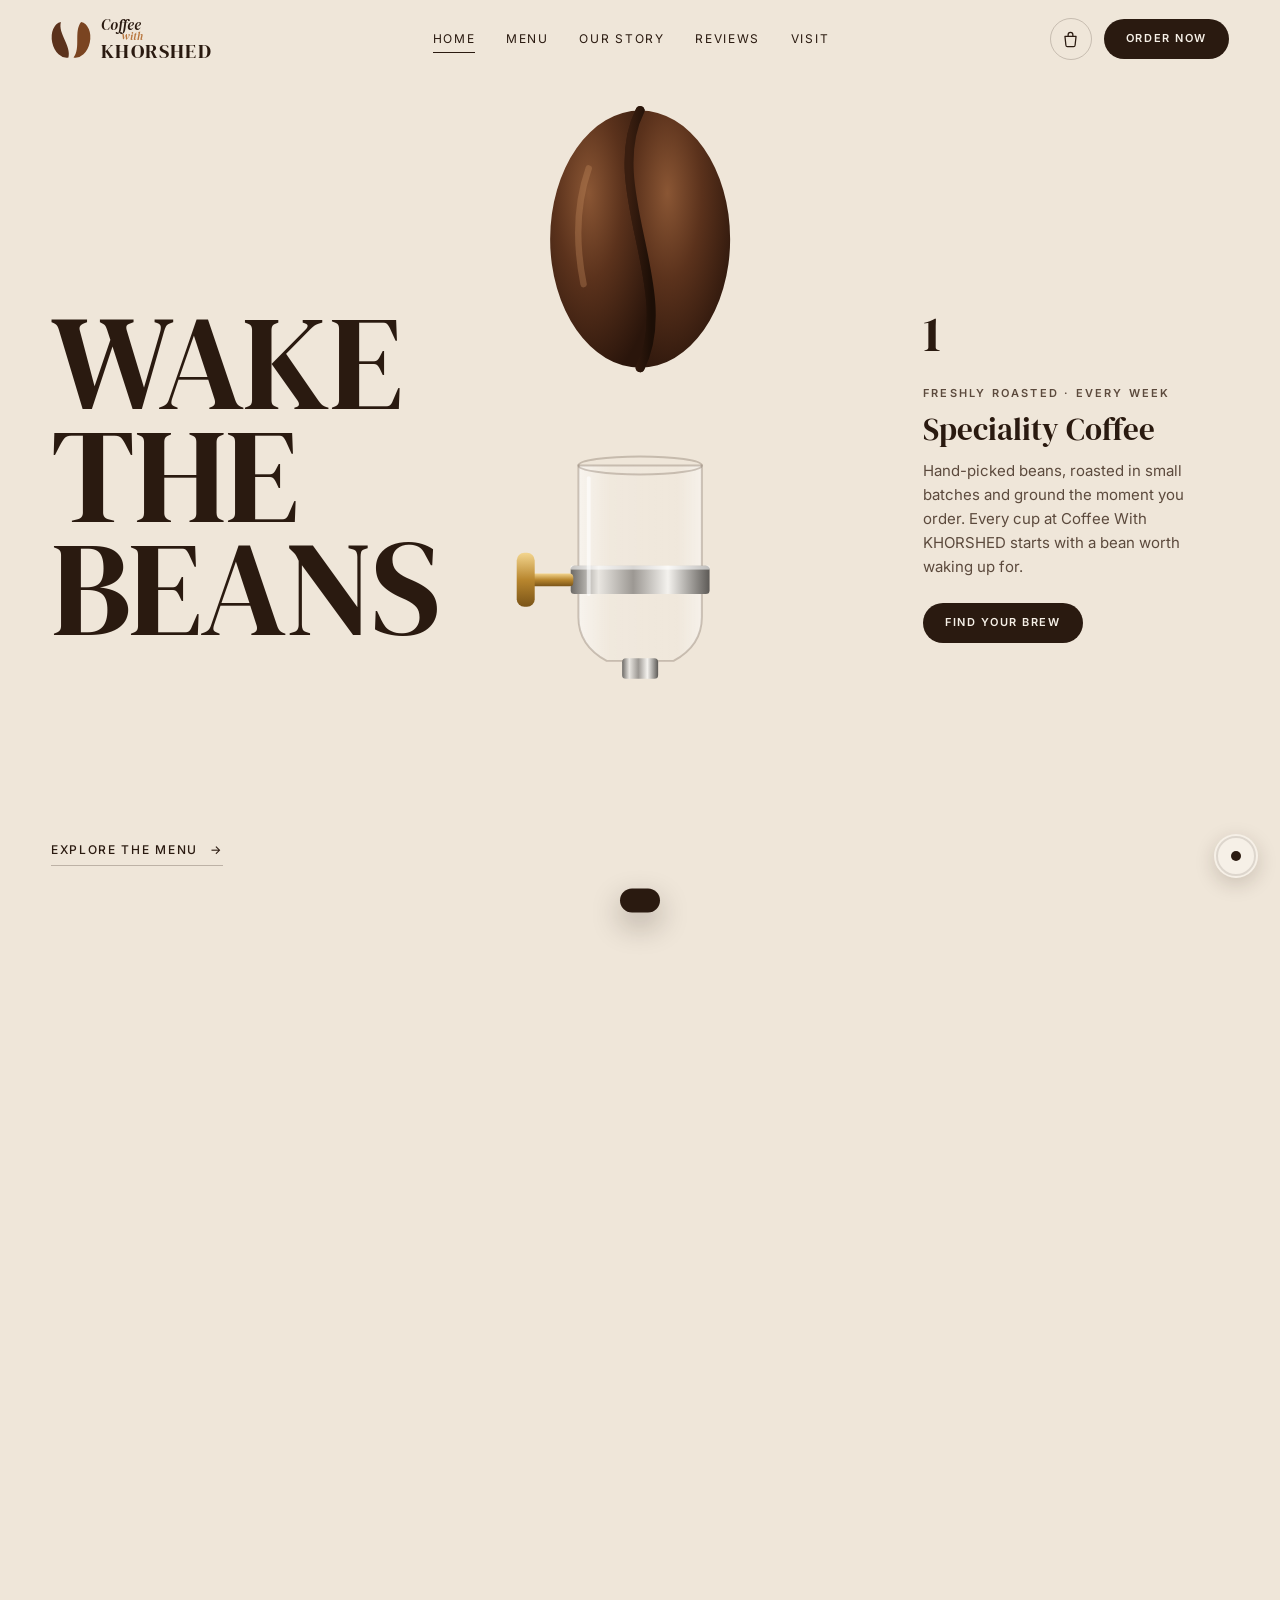
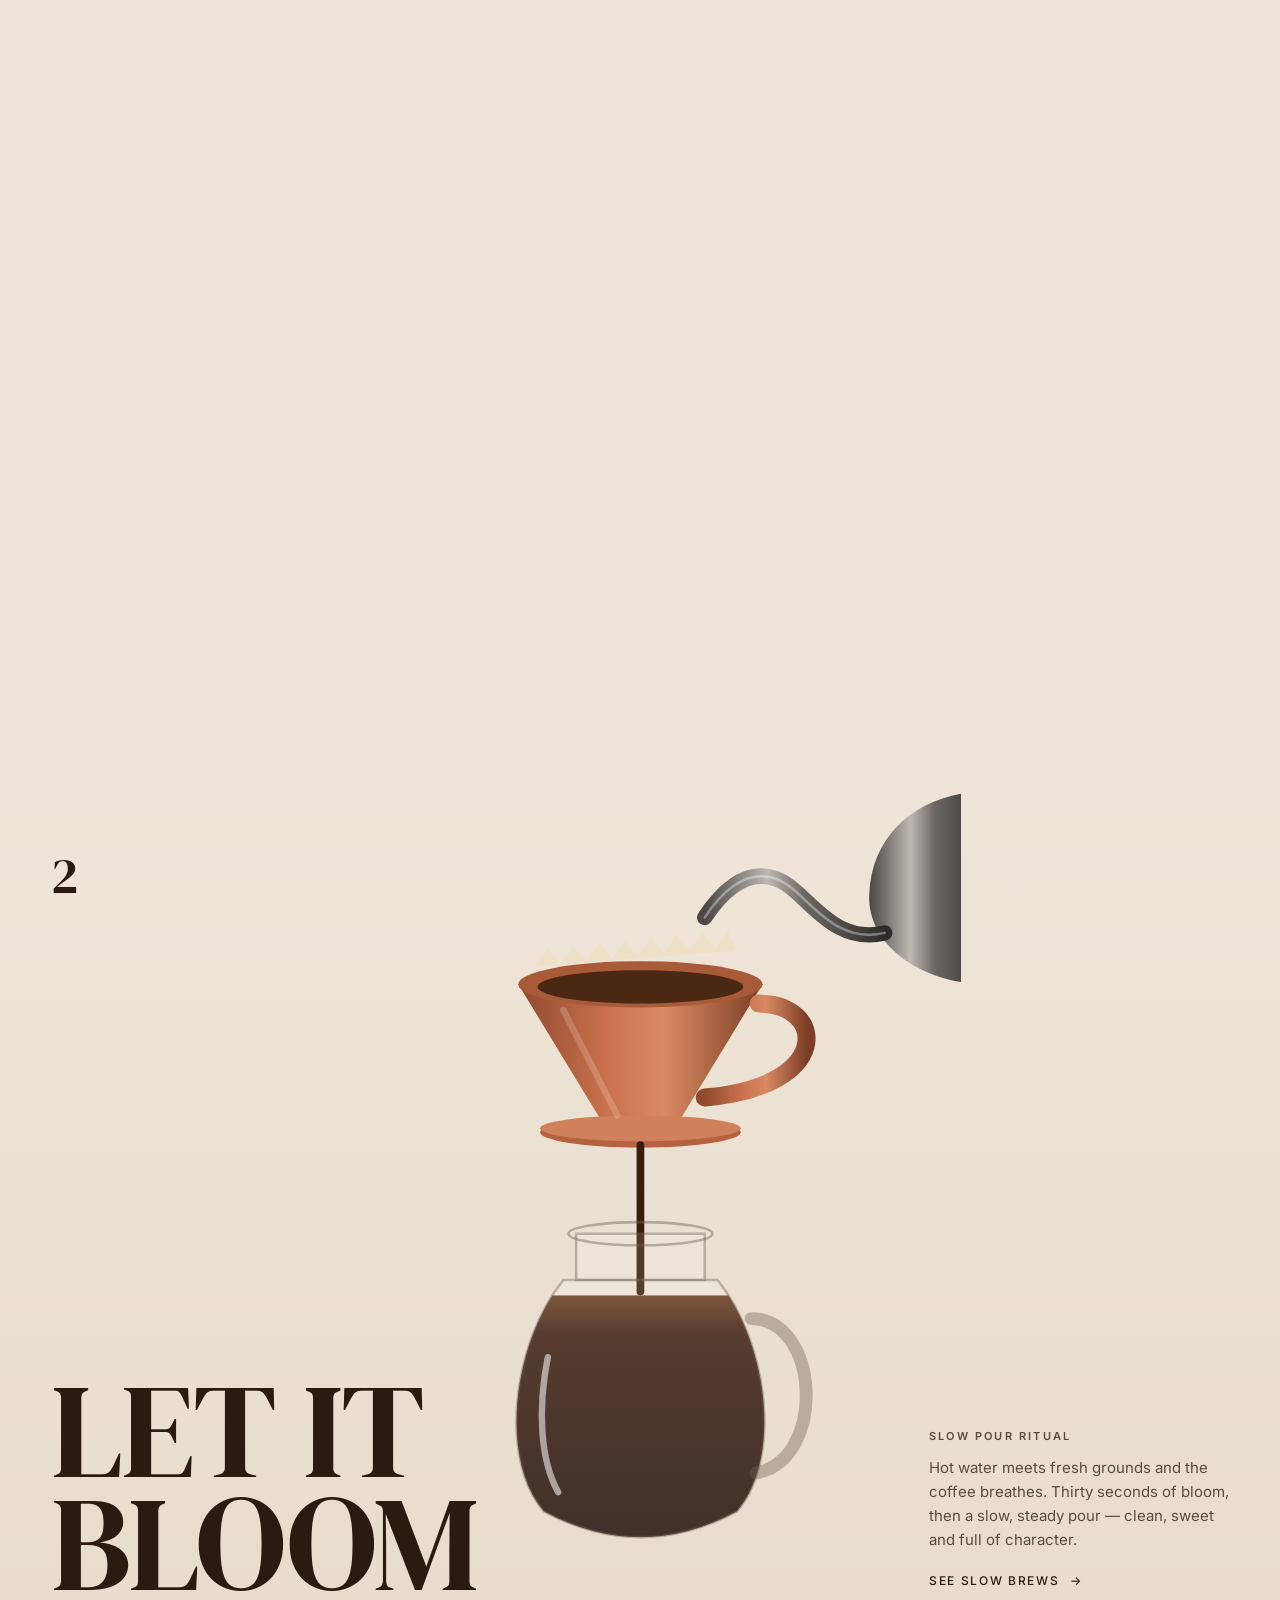
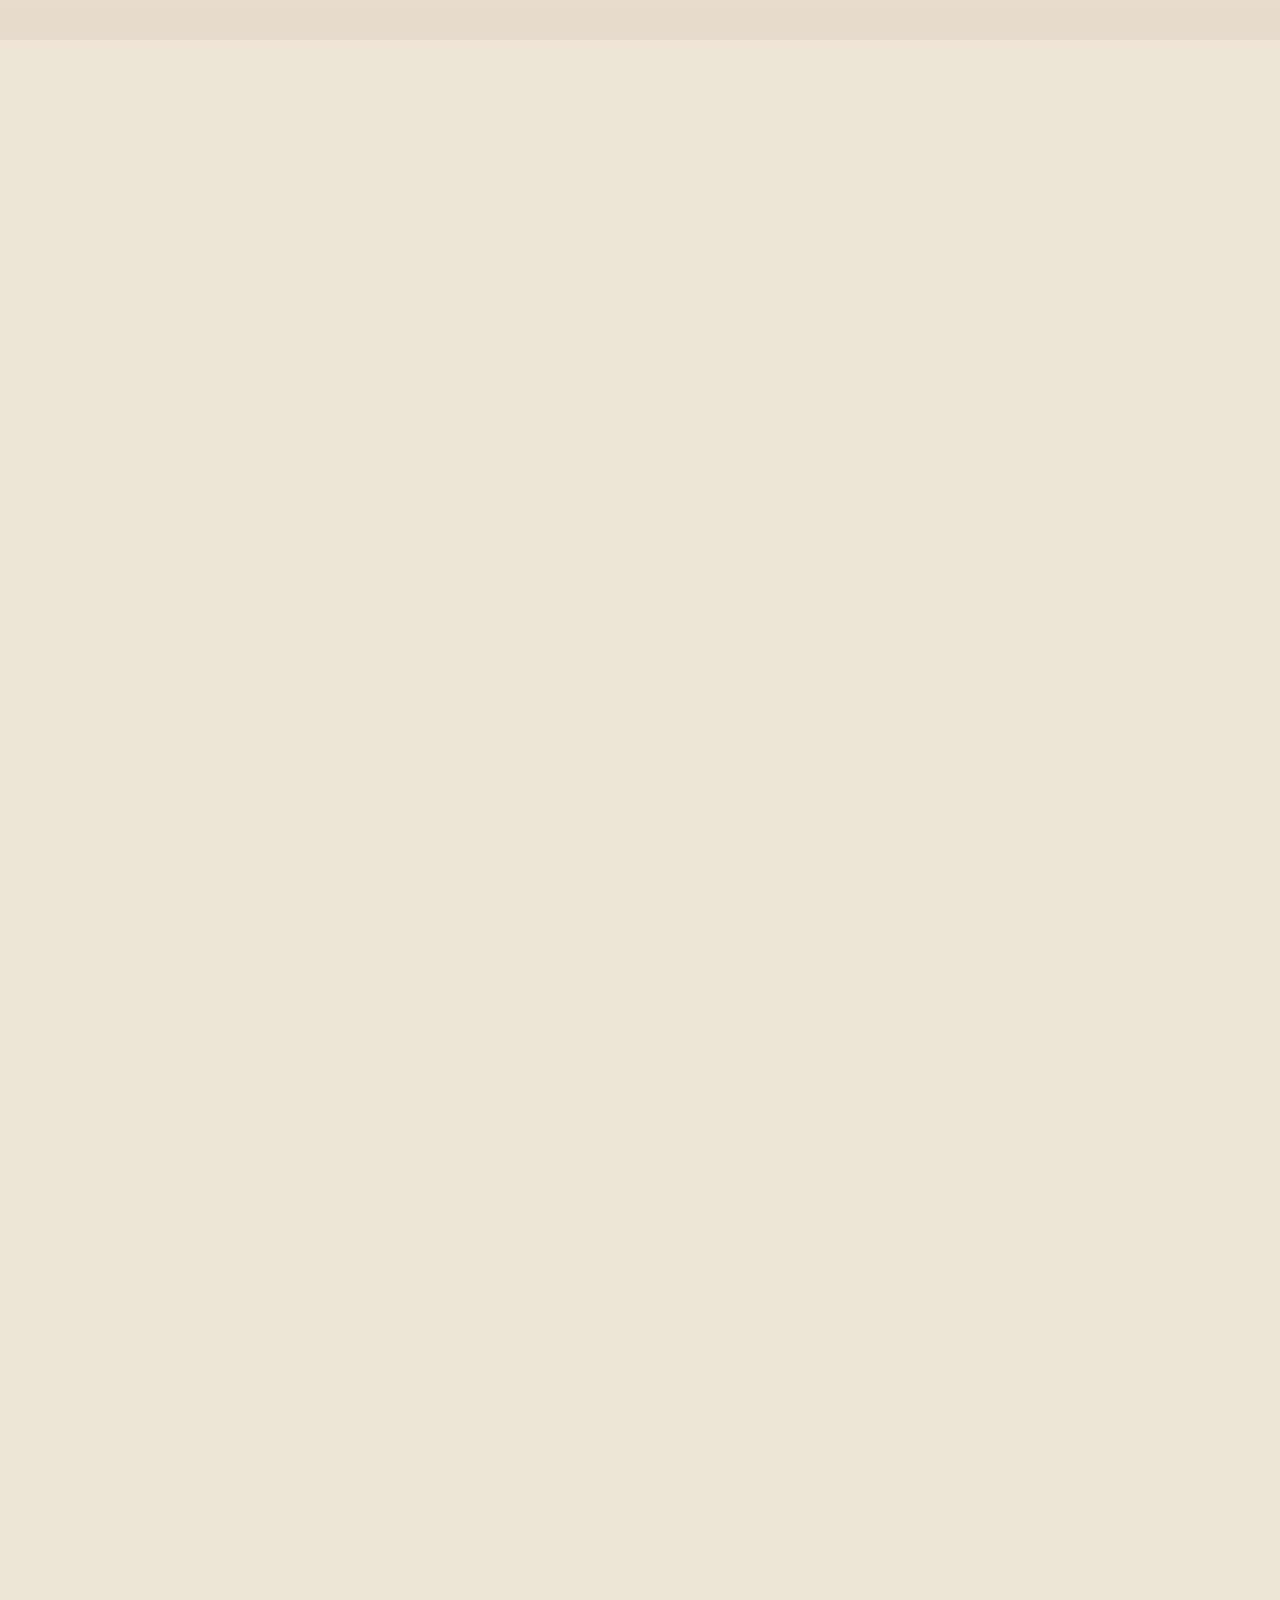
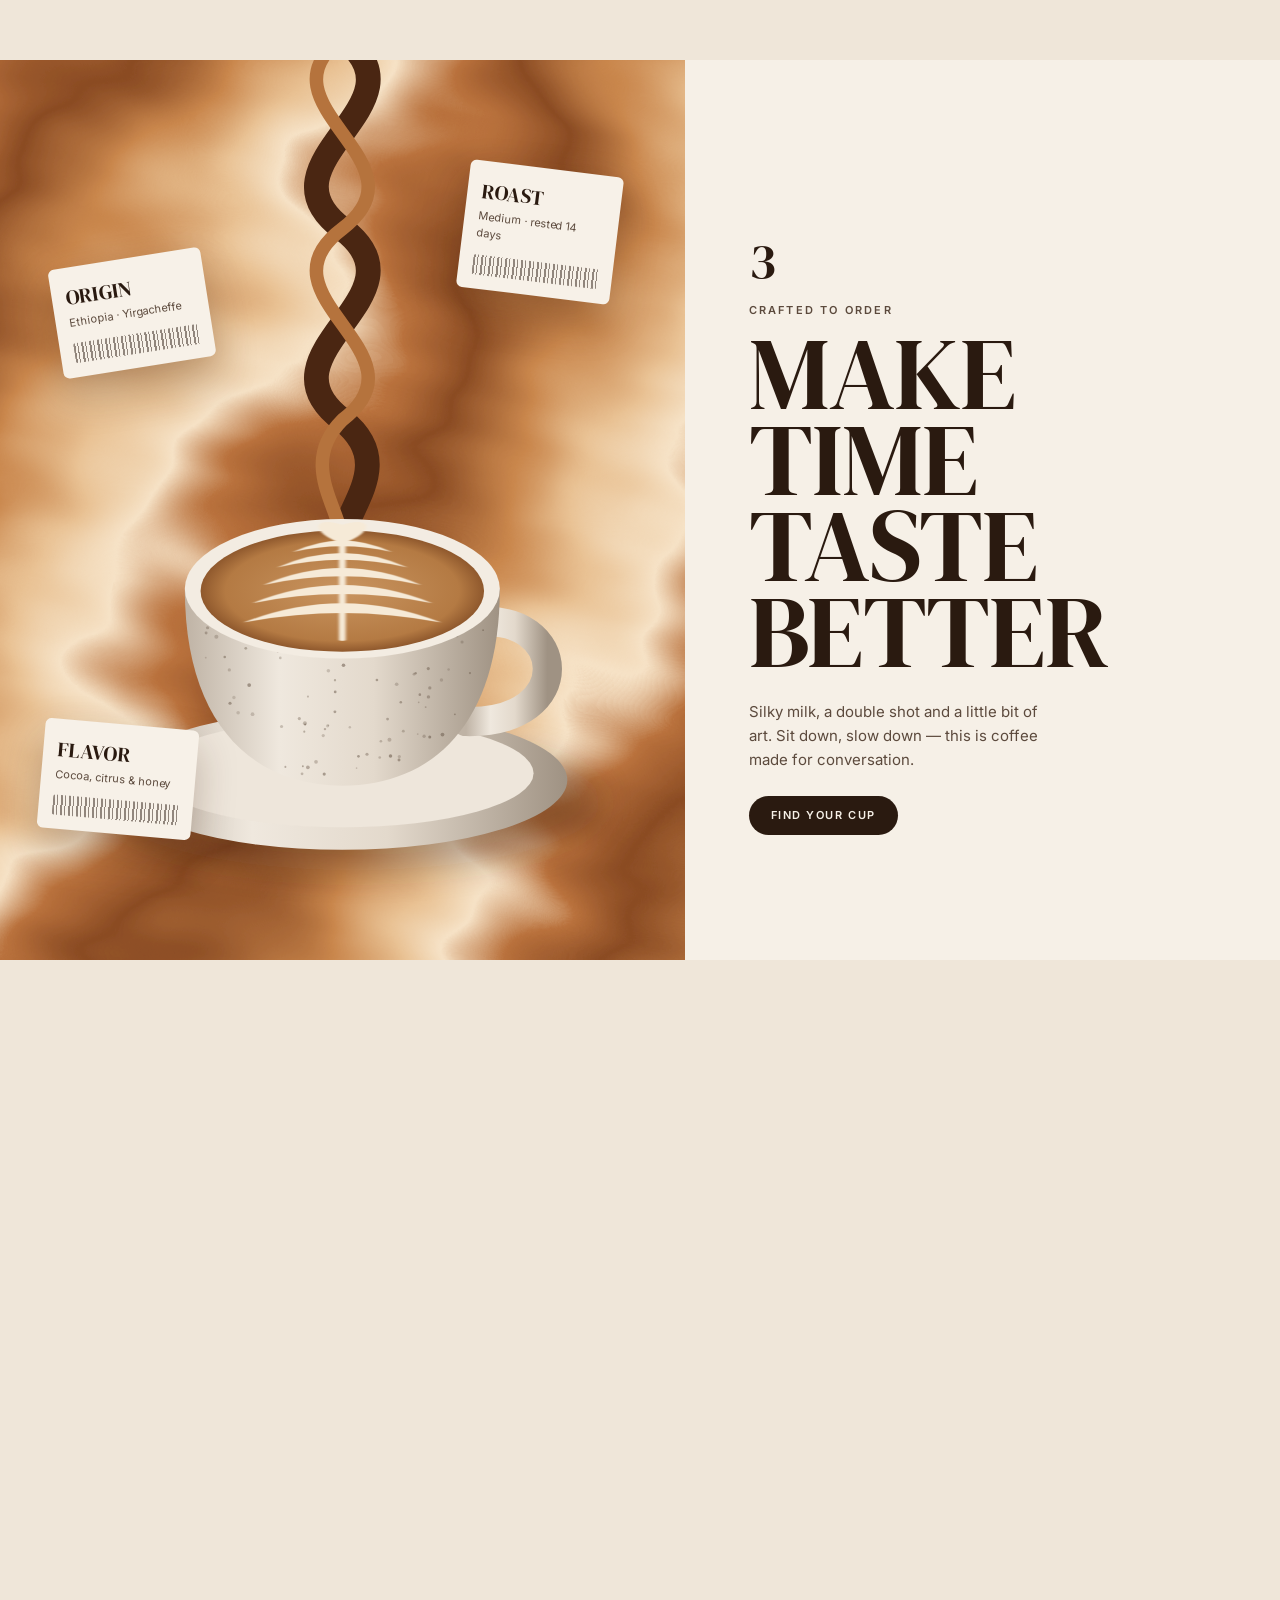
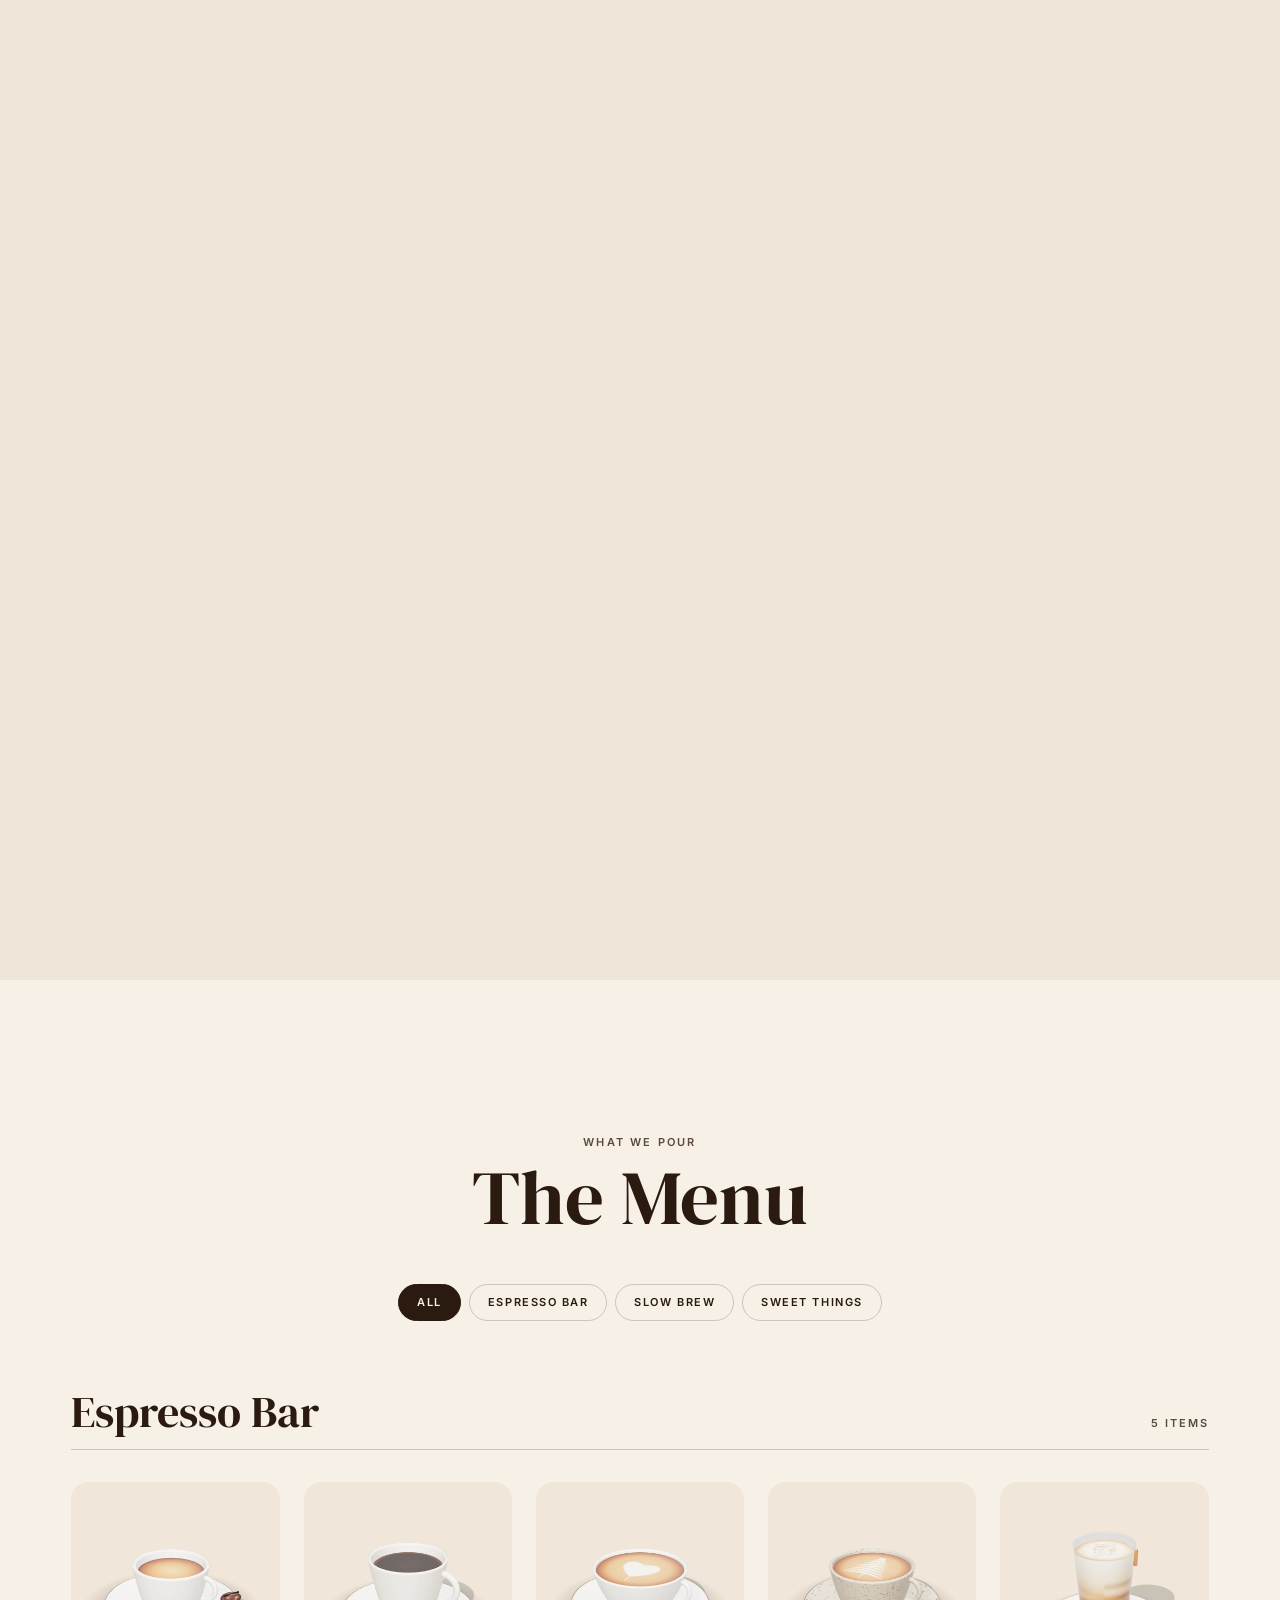
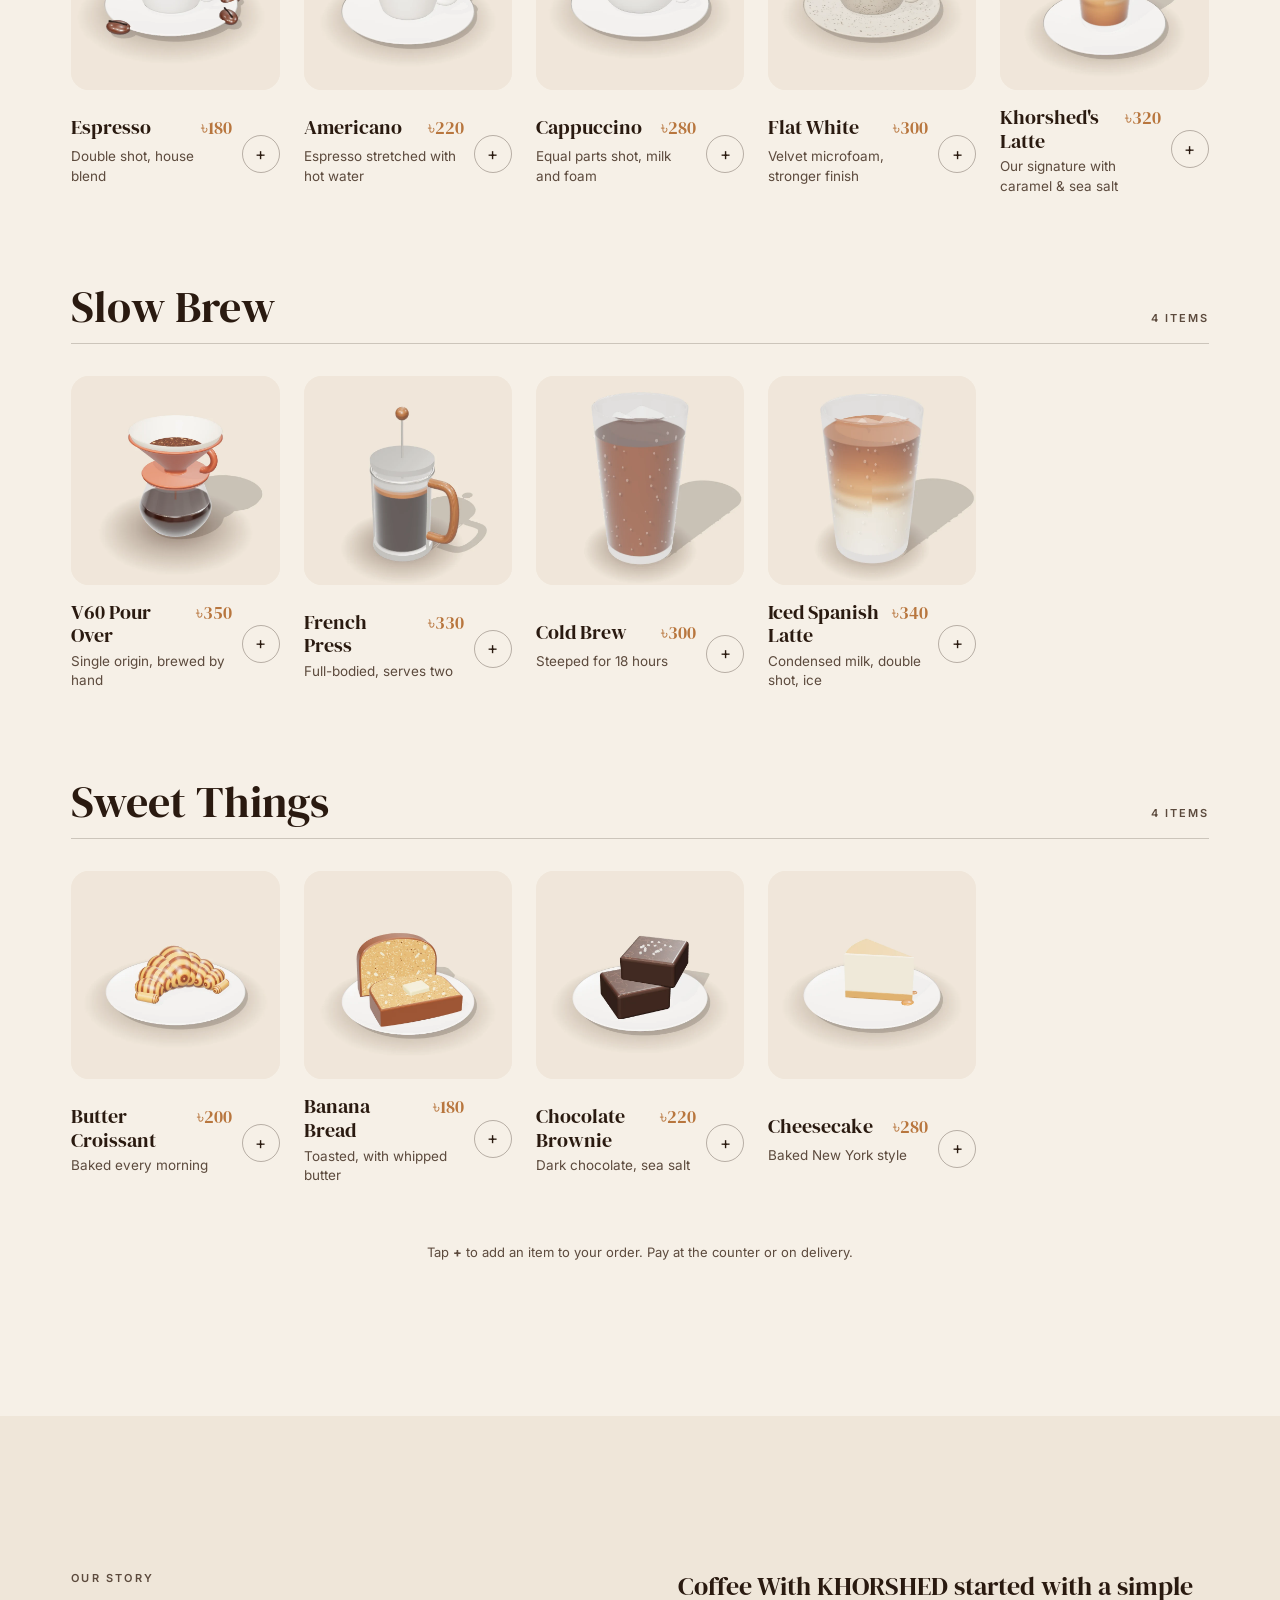
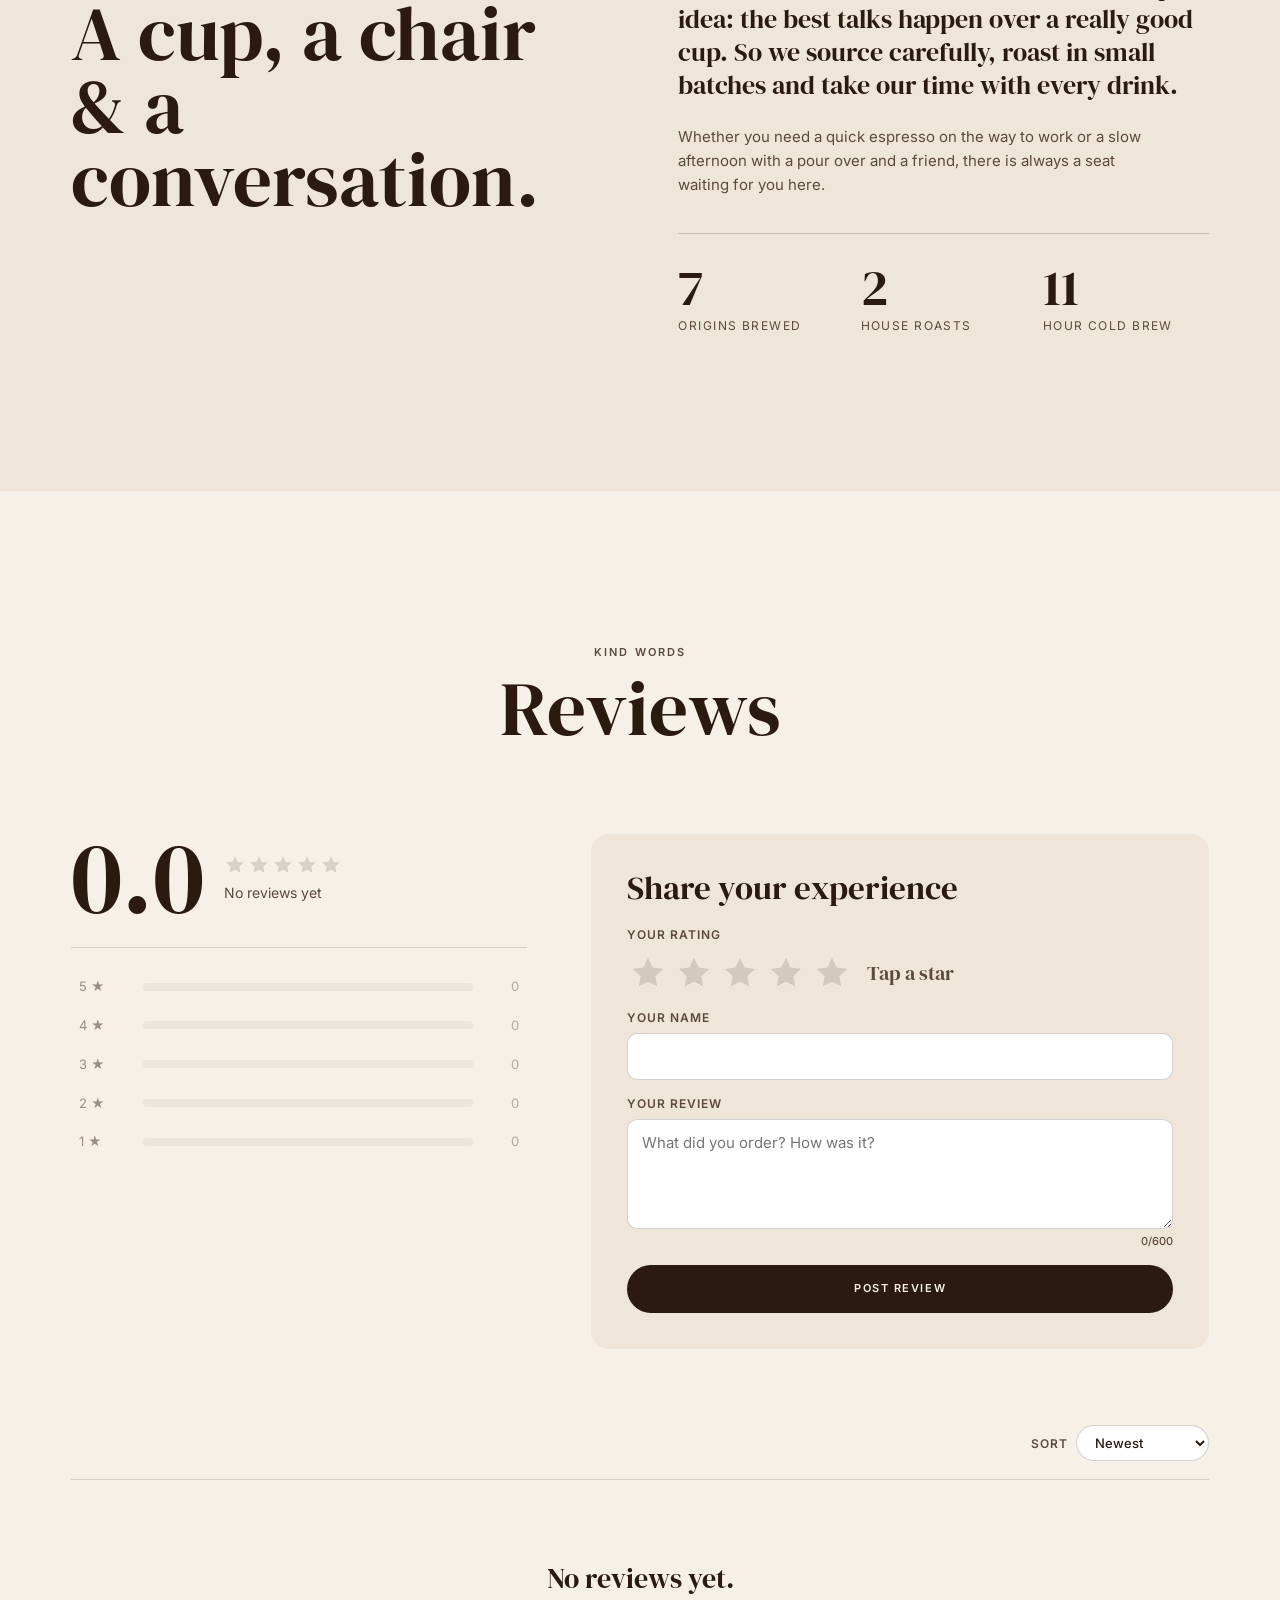
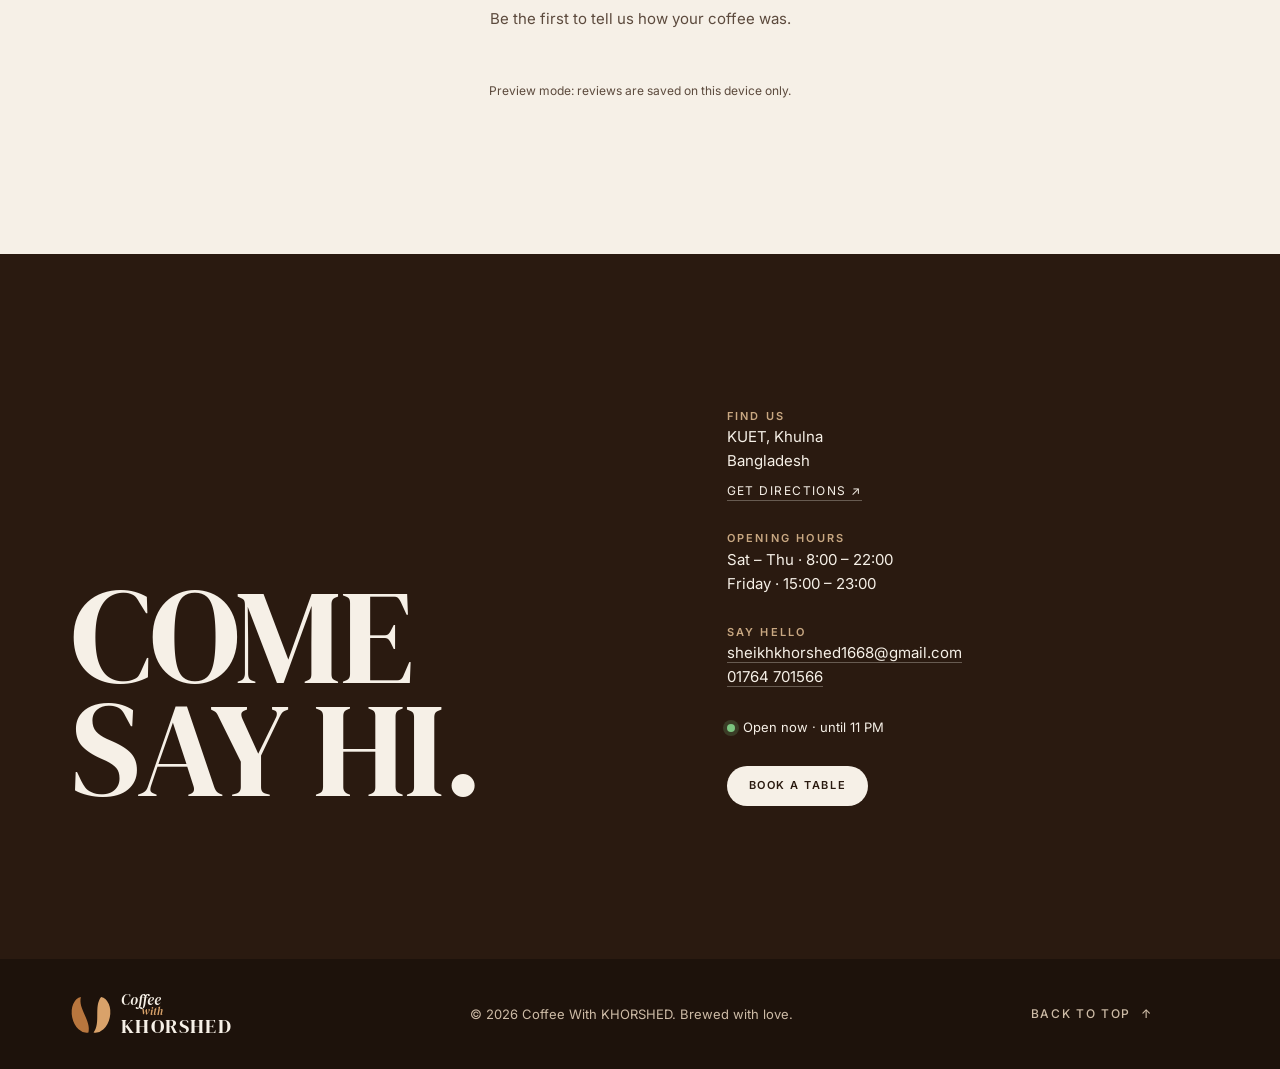
<file: index-2d.html>
<!doctype html>
<html lang="en">
<head>
  <meta charset="utf-8">
  <meta name="viewport" content="width=device-width, initial-scale=1">
  <title>Coffee With KHORSHED</title>
  <meta name="description" content="Coffee With KHORSHED — speciality coffee, slow brews and good conversation.">
  <meta name="theme-color" content="#efe6d9">
  <meta property="og:title" content="Coffee With KHORSHED">
  <meta property="og:description" content="Speciality coffee, slow brews and good conversation.">
  <meta property="og:type" content="website">
  <link rel="icon" type="image/svg+xml" href="assets/favicon.svg">
  <link rel="apple-touch-icon" href="assets/favicon.svg">
  <meta property="og:image" content="assets/logo.svg">
  <link rel="preconnect" href="https://fonts.googleapis.com">
  <link rel="preconnect" href="https://fonts.gstatic.com" crossorigin>
  <link href="https://fonts.googleapis.com/css2?family=DM+Serif+Display:ital@0;1&family=Inter:wght@400;500;600&display=swap" rel="stylesheet">
  <link rel="stylesheet" href="styles.css">
</head>
<body>

  <!-- ============ NAV ============ -->
  <header class="nav">
    <a href="#top" class="logo" aria-label="Coffee With KHORSHED home">
      <svg class="logo-mark" viewBox="90 38 220 220" aria-hidden="true">
        <path class="bl" d="M200 50 C170 110 230 190 200 250 A70 100 0 0 1 200 50 Z"/>
        <path class="br" d="M200 50 C170 110 230 190 200 250 A70 100 0 0 0 200 50 Z"/>
      </svg>
      <span class="logo-text">
        <span class="logo-small">Coffee</span>
        <span class="logo-with">with</span>
        <span class="logo-big">KHORSHED</span>
      </span>
    </a>
    <nav class="nav-links" aria-label="Main">
      <a href="#top" data-section="top">Home</a>
      <a href="#menu" data-section="menu">Menu</a>
      <a href="#story" data-section="story">Our Story</a>
      <a href="#reviews" data-section="reviews">Reviews</a>
      <a href="#visit" data-section="visit">Visit</a>
    </nav>
    <div class="nav-actions">
      <button class="cart-btn" type="button" data-open-cart aria-label="Open your order">
        <svg viewBox="0 0 24 24" aria-hidden="true"><path d="M5 8h14l-1.2 11.2a2 2 0 0 1-2 1.8H8.2a2 2 0 0 1-2-1.8L5 8Z"/><path d="M9 8V6a3 3 0 0 1 6 0v2"/></svg>
        <span class="cart-count" id="cartCount">0</span>
      </button>
      <a href="#menu" class="pill nav-order">Order Now</a>
      <button class="burger" type="button" aria-label="Open menu" aria-expanded="false" aria-controls="mobileMenu">
        <span></span><span></span>
      </button>
    </div>
  </header>

  <!-- mobile menu -->
  <div class="mobile-menu" id="mobileMenu" hidden>
    <nav aria-label="Mobile">
      <a href="#top">Home</a>
      <a href="#menu">Menu</a>
      <a href="#story">Our Story</a>
      <a href="#reviews">Reviews</a>
      <a href="#visit">Visit</a>
    </nav>
    <div class="mobile-menu-foot">
      <button type="button" class="pill" data-open-booking>Book a Table</button>
      <p>Sat – Thu · 8:00 – 22:00<br>Friday · 15:00 – 23:00</p>
    </div>
  </div>

  <main id="top">

    <!-- ============ SCENE 1 : WAKE THE BEANS ============ -->
    <section class="scene scene-1" data-scene="1">
      <div class="stage">
        <h1 class="mega hero-title">Wake<br>the<br>Beans</h1>

        <div class="visual">
          <svg id="beanSvg" viewBox="0 0 400 700" preserveAspectRatio="xMidYMid meet" aria-hidden="true">
            <defs>
              <radialGradient id="beanGrad" cx="38%" cy="32%" r="75%">
                <stop offset="0" stop-color="#8a5634"/>
                <stop offset=".45" stop-color="#5b321c"/>
                <stop offset="1" stop-color="#2a150b"/>
              </radialGradient>
              <linearGradient id="beanInner" x1="0" x2="1">
                <stop offset="0" stop-color="#3a1e10"/>
                <stop offset="1" stop-color="#1c0e06"/>
              </linearGradient>
              <linearGradient id="glassGrad" x1="0" x2="1">
                <stop offset="0" stop-color="#ffffff" stop-opacity=".55"/>
                <stop offset=".25" stop-color="#ffffff" stop-opacity=".12"/>
                <stop offset=".8" stop-color="#ffffff" stop-opacity=".08"/>
                <stop offset="1" stop-color="#ffffff" stop-opacity=".45"/>
              </linearGradient>
              <linearGradient id="steel" x1="0" x2="1">
                <stop offset="0" stop-color="#6d6a66"/>
                <stop offset=".2" stop-color="#e9e6e1"/>
                <stop offset=".45" stop-color="#9c9893"/>
                <stop offset=".7" stop-color="#f4f2ee"/>
                <stop offset="1" stop-color="#5d5a56"/>
              </linearGradient>
              <linearGradient id="gold" x1="0" y1="0" x2="0" y2="1">
                <stop offset="0" stop-color="#f3d58e"/>
                <stop offset=".5" stop-color="#b8862e"/>
                <stop offset="1" stop-color="#7a5418"/>
              </linearGradient>
              <linearGradient id="espresso" x1="0" x2="1">
                <stop offset="0" stop-color="#7a4421"/>
                <stop offset=".4" stop-color="#c88a52"/>
                <stop offset=".6" stop-color="#d9a26a"/>
                <stop offset="1" stop-color="#6b3a1c"/>
              </linearGradient>
              <clipPath id="glassClip">
                <path d="M152 362 h96 v118 q0 22 -22 34 h-52 q-22 -12 -22 -34 z"/>
              </clipPath>
            </defs>

            <!-- bean -->
            <g transform="translate(0 36)">
            <g id="beanFloat">
              <g id="beanLeft">
                <path d="M200 50 C170 110 230 190 200 250 A70 100 0 0 1 200 50 Z" fill="url(#beanGrad)"/>
                <path d="M200 50 C170 110 230 190 200 250" fill="none" stroke="url(#beanInner)" stroke-width="7" stroke-linecap="round"/>
                <path d="M160 95 q-14 40 -4 90" fill="none" stroke="#c48a5c" stroke-opacity=".35" stroke-width="5" stroke-linecap="round"/>
              </g>
              <g id="beanRight">
                <path d="M200 50 C170 110 230 190 200 250 A70 100 0 0 0 200 50 Z" fill="url(#beanGrad)"/>
                <path d="M200 50 C170 110 230 190 200 250" fill="none" stroke="url(#beanInner)" stroke-width="7" stroke-linecap="round"/>
              </g>
            </g>
            </g>

            <!-- falling grounds -->
            <g id="grounds"></g>

            <!-- espresso stream -->
            <rect id="stream1" x="195" y="528" width="10" height="0" rx="5" fill="url(#espresso)"/>

            <!-- grinder glass -->
            <g id="grinder">
              <g clip-path="url(#glassClip)">
                <rect id="groundsFill" x="150" y="520" width="100" height="0" fill="#3b2213"/>
                <rect id="groundsTop" x="150" y="520" width="100" height="6" fill="#5a3520" opacity="0"/>
              </g>
              <path d="M152 362 h96 v118 q0 22 -22 34 h-52 q-22 -12 -22 -34 z" fill="url(#glassGrad)" stroke="#7d6a5c" stroke-opacity=".35" stroke-width="1.5"/>
              <ellipse cx="200" cy="362" rx="48" ry="7" fill="none" stroke="#7d6a5c" stroke-opacity=".35" stroke-width="1.5"/>
              <rect x="146" y="440" width="108" height="22" rx="3" fill="url(#steel)"/>
              <rect x="146" y="440" width="108" height="3" fill="#fff" opacity=".6"/>
              <!-- gold tap -->
              <rect x="112" y="446" width="36" height="10" rx="3" fill="url(#gold)"/>
              <rect x="104" y="430" width="14" height="42" rx="6" fill="url(#gold)"/>
              <rect x="186" y="512" width="28" height="16" rx="3" fill="url(#steel)"/>
              <path d="M160 372 v90" stroke="#fff" stroke-opacity=".6" stroke-width="3" stroke-linecap="round"/>
            </g>
          </svg>
        </div>

        <aside class="side">
          <span class="num">1</span>
          <p class="eyebrow">Freshly roasted · Every week</p>
          <h2 class="side-title">Speciality Coffee</h2>
          <p class="side-copy">Hand-picked beans, roasted in small batches and ground the moment you order. Every cup at Coffee With KHORSHED starts with a bean worth waking up for.</p>
          <a href="#menu" class="pill">Find Your Brew</a>
        </aside>

        <a href="#menu" class="explore">Explore the Menu <span>→</span></a>
      </div>
    </section>

    <!-- ============ SCENE 2 : LET IT BLOOM ============ -->
    <section class="scene scene-2" data-scene="2">
      <div class="stage">
        <span class="num num-corner">2</span>

        <div class="visual">
          <svg id="bloomSvg" viewBox="0 0 500 700" preserveAspectRatio="xMidYMid meet" aria-hidden="true">
            <defs>
              <linearGradient id="clay" x1="0" x2="1">
                <stop offset="0" stop-color="#8f4a2f"/>
                <stop offset=".35" stop-color="#c8704b"/>
                <stop offset=".6" stop-color="#d98a62"/>
                <stop offset="1" stop-color="#7c3e26"/>
              </linearGradient>
              <linearGradient id="kettle" x1="0" x2="1">
                <stop offset="0" stop-color="#4a4744"/>
                <stop offset=".35" stop-color="#bdb8b2"/>
                <stop offset=".55" stop-color="#6c6864"/>
                <stop offset="1" stop-color="#2e2c2a"/>
              </linearGradient>
              <linearGradient id="brew" x1="0" y1="0" x2="0" y2="1">
                <stop offset="0" stop-color="#6b3a1c"/>
                <stop offset=".15" stop-color="#3a1c0d"/>
                <stop offset="1" stop-color="#1e0d05"/>
              </linearGradient>
              <clipPath id="carafeClip">
                <path d="M190 420 C150 470 140 560 175 600 Q250 640 325 600 C360 560 350 470 310 420 Z"/>
              </clipPath>
            </defs>

            <!-- incoming espresso from scene 1 -->
            <rect id="streamIn" x="245" y="0" width="10" height="190" rx="5" fill="url(#espresso)"/>

            <!-- kettle -->
            <g id="kettleG">
              <path d="M520 40 C470 40 430 70 428 120 C426 160 470 190 520 190 Z" fill="url(#kettle)"/>
              <path d="M440 150 C400 160 380 120 360 110 C340 100 320 108 300 138" fill="none" stroke="url(#kettle)" stroke-width="12" stroke-linecap="round"/>
              <path d="M440 150 C400 160 380 120 360 110 C340 100 320 108 300 138" fill="none" stroke="#fff" stroke-opacity=".35" stroke-width="2" stroke-linecap="round"/>
            </g>
            <path id="water" d="M300 140 C292 160 282 175 272 196" fill="none" stroke="#dfe9ee" stroke-opacity=".9" stroke-width="4" stroke-linecap="round"/>

            <!-- dripper -->
            <g id="dripper">
              <path d="M168 176 l10 -14 l10 12 l10 -14 l10 12 l10 -14 l10 12 l10 -14 l10 12 l10 -14 l10 12 l10 -14 l10 12 l10 -14 l10 12 l10 -14 l6 16 Z" fill="#efe1c8"/>
              <path d="M155 190 L222 300 L278 300 L345 190 Z" fill="url(#clay)"/>
              <ellipse cx="250" cy="190" rx="95" ry="18" fill="#a85a39"/>
              <ellipse id="bedTop" cx="250" cy="192" rx="80" ry="13" fill="#4a2814"/>
              <path d="M342 205 C395 205 400 270 300 278" fill="none" stroke="url(#clay)" stroke-width="14" stroke-linecap="round"/>
              <ellipse cx="250" cy="305" rx="78" ry="12" fill="#b4623f"/>
              <ellipse cx="250" cy="302" rx="78" ry="10" fill="#d0805a"/>
              <path d="M190 210 L232 292" stroke="#fff" stroke-opacity=".18" stroke-width="5" stroke-linecap="round"/>
            </g>

            <!-- drip -->
            <rect id="drip" x="247" y="312" width="6" height="0" rx="3" fill="#3a1c0d"/>

            <!-- carafe -->
            <g id="carafe">
              <g clip-path="url(#carafeClip)">
                <rect id="brewFill" x="130" y="640" width="240" height="0" fill="url(#brew)"/>
              </g>
              <path d="M190 420 C150 470 140 560 175 600 Q250 640 325 600 C360 560 350 470 310 420 Z" fill="#fff" fill-opacity=".14" stroke="#6f5f53" stroke-opacity=".4" stroke-width="2"/>
              <path d="M200 384 h100 v36 h-100 z" fill="#fff" fill-opacity=".12" stroke="#6f5f53" stroke-opacity=".4" stroke-width="2"/>
              <ellipse cx="250" cy="384" rx="56" ry="9" fill="none" stroke="#6f5f53" stroke-opacity=".45" stroke-width="2"/>
              <path d="M336 450 C390 450 395 560 340 570" fill="none" stroke="#6f5f53" stroke-opacity=".4" stroke-width="10" stroke-linecap="round"/>
              <path d="M178 480 C170 520 172 560 186 585" fill="none" stroke="#fff" stroke-opacity=".55" stroke-width="5" stroke-linecap="round"/>
            </g>
          </svg>
        </div>

        <h2 class="mega bloom-title">Let it<br>Bloom</h2>

        <aside class="side side-bottom">
          <p class="eyebrow">Slow Pour Ritual</p>
          <p class="side-copy">Hot water meets fresh grounds and the coffee breathes. Thirty seconds of bloom, then a slow, steady pour — clean, sweet and full of character.</p>
          <a href="#menu" class="link">See slow brews <span>→</span></a>
        </aside>
      </div>
    </section>

    <!-- ============ SCENE 3 : MAKE TIME TASTE BETTER ============ -->
    <section class="scene scene-3" data-scene="3">
      <div class="stage">
        <div class="marble-panel">
          <svg class="marble" viewBox="0 0 600 800" preserveAspectRatio="xMidYMid slice" aria-hidden="true">
            <defs>
              <linearGradient id="stripes" x1="0" y1="0" x2=".35" y2=".12" spreadMethod="repeat">
                <stop offset="0" stop-color="#c9864c"/>
                <stop offset=".22" stop-color="#e9c294"/>
                <stop offset=".38" stop-color="#f6e2c6"/>
                <stop offset=".55" stop-color="#b9713c"/>
                <stop offset=".75" stop-color="#8a4b23"/>
                <stop offset="1" stop-color="#c9864c"/>
              </linearGradient>
              <filter id="swirl" x="-20%" y="-20%" width="140%" height="140%">
                <feTurbulence type="fractalNoise" baseFrequency="0.0045 0.009" numOctaves="3" seed="7"/>
                <feDisplacementMap in="SourceGraphic" scale="190" xChannelSelector="R" yChannelSelector="G"/>
              </filter>
            </defs>
            <g id="marbleG">
              <rect x="-100" y="-100" width="800" height="1000" fill="url(#stripes)" filter="url(#swirl)"/>
            </g>
          </svg>

          <svg id="latteSvg" class="latte" viewBox="0 0 600 800" preserveAspectRatio="xMidYMid meet" aria-hidden="true">
            <defs>
              <linearGradient id="ceramic" x1="0" x2="1">
                <stop offset="0" stop-color="#bfb3a5"/>
                <stop offset=".3" stop-color="#efe8de"/>
                <stop offset=".6" stop-color="#e3d9cc"/>
                <stop offset="1" stop-color="#9f9283"/>
              </linearGradient>
              <radialGradient id="latteGrad" cx="50%" cy="50%" r="55%">
                <stop offset="0" stop-color="#c99560"/>
                <stop offset=".75" stop-color="#b47a43"/>
                <stop offset="1" stop-color="#7a4520"/>
              </radialGradient>
              <filter id="soft"><feGaussianBlur stdDeviation="1.2"/></filter>
              <filter id="shadow" x="-30%" y="-30%" width="160%" height="160%"><feGaussianBlur stdDeviation="14"/></filter>
            </defs>

            <!-- twisting ribbon -->
            <path id="ribbonA" d="M300 -20 C380 40 220 90 300 150 C380 210 220 260 300 320 C350 360 300 400 300 430" fill="none" stroke="#4a2612" stroke-width="22" stroke-linecap="round"/>
            <path id="ribbonB" d="M300 -20 C220 40 380 90 300 150 C220 210 380 260 300 320 C260 360 300 400 300 430" fill="none" stroke="#b5733d" stroke-width="12" stroke-linecap="round"/>
            <g id="drops">
              <circle cx="372" cy="80" r="5" fill="#5a3018"/>
              <circle cx="222" cy="200" r="4" fill="#9a5c2e"/>
              <circle cx="390" cy="250" r="3" fill="#5a3018"/>
              <circle cx="205" cy="120" r="3" fill="#5a3018"/>
            </g>

            <g id="cup" transform="translate(300 470)">
              <ellipse cx="10" cy="190" rx="220" ry="60" fill="#3a1e0d" opacity=".35" filter="url(#shadow)"/>
              <ellipse cx="0" cy="170" rx="200" ry="62" fill="url(#ceramic)"/>
              <ellipse cx="0" cy="164" rx="170" ry="48" fill="#eee6db"/>
              <path d="M118 30 C200 20 210 120 110 118" fill="none" stroke="url(#ceramic)" stroke-width="26" stroke-linecap="round"/>
              <path d="M-140 0 C-140 120 -80 175 0 175 C80 175 140 120 140 0 Z" fill="url(#ceramic)"/>
              <g id="speckles"></g>
              <ellipse cx="0" cy="0" rx="140" ry="62" fill="#f3ece2"/>
              <ellipse cx="0" cy="2" rx="126" ry="54" fill="url(#latteGrad)"/>
              <!-- rosetta latte art -->
              <g id="art" transform="scale(1 .43)" filter="url(#soft)">
                <path d="M0 105 L0 -110" stroke="#f6ead7" stroke-width="6" stroke-linecap="round"/>
                <path d="M-88 70 Q0 -10 88 70 Q0 30 -88 70 Z" fill="#f6ead7"/>
                <path d="M-80 30 Q0 -45 80 30 Q0 -8 -80 30 Z" fill="#f6ead7"/>
                <path d="M-70 -8 Q0 -78 70 -8 Q0 -44 -70 -8 Z" fill="#f6ead7"/>
                <path d="M-58 -44 Q0 -104 58 -44 Q0 -76 -58 -44 Z" fill="#f6ead7"/>
                <path d="M-44 -76 Q0 -124 44 -76 Q0 -100 -44 -76 Z" fill="#f6ead7"/>
                <path d="M0 -92 C-34 -124 -22 -150 0 -132 C22 -150 34 -124 0 -92 Z" fill="#f6ead7"/>
              </g>
            </g>
          </svg>

          <div class="card card-origin"><b>Origin</b><span>Ethiopia · Yirgacheffe</span><i></i></div>
          <div class="card card-roast"><b>Roast</b><span>Medium · rested 14 days</span><i></i></div>
          <div class="card card-flavor"><b>Flavor</b><span>Cocoa, citrus &amp; honey</span><i></i></div>
        </div>

        <div class="taste-copy">
          <span class="num">3</span>
          <p class="eyebrow">Crafted to order</p>
          <h2 class="mega taste-title">Make<br>Time<br>Taste<br>Better</h2>
          <p class="side-copy">Silky milk, a double shot and a little bit of art. Sit down, slow down — this is coffee made for conversation.</p>
          <a href="#menu" class="pill">Find Your Cup</a>
        </div>
      </div>
    </section>

    <!-- ============ MENU ============ -->
    <section class="menu" id="menu">
      <div class="wrap">
        <header class="section-head reveal">
          <p class="eyebrow">What we pour</p>
          <h2 class="section-title">The Menu</h2>
        </header>

        <div class="menu-tabs reveal" role="tablist" aria-label="Menu categories">
          <button type="button" class="tab active" data-filter="all" role="tab" aria-selected="true">All</button>
          <button type="button" class="tab" data-filter="espresso" role="tab" aria-selected="false">Espresso Bar</button>
          <button type="button" class="tab" data-filter="slow" role="tab" aria-selected="false">Slow Brew</button>
          <button type="button" class="tab" data-filter="sweet" role="tab" aria-selected="false">Sweet Things</button>
        </div>
        <div class="menu-grid" id="menuGrid"></div>
        <p class="menu-note">Tap <b>+</b> to add an item to your order. Pay at the counter or on delivery.</p>
      </div>
    </section>

    <!-- ============ STORY ============ -->
    <section class="story" id="story">
      <div class="wrap story-grid">
        <div class="reveal">
          <p class="eyebrow">Our Story</p>
          <h2 class="section-title">A cup, a chair<br>&amp; a conversation.</h2>
        </div>
        <div class="reveal">
          <p class="lead">Coffee With KHORSHED started with a simple idea: the best talks happen over a really good cup. So we source carefully, roast in small batches and take our time with every drink.</p>
          <p class="side-copy">Whether you need a quick espresso on the way to work or a slow afternoon with a pour over and a friend, there is always a seat waiting for you here.</p>
          <div class="stats">
            <div><b data-count="12">0</b><span>Origins brewed</span></div>
            <div><b data-count="3">0</b><span>House roasts</span></div>
            <div><b data-count="18">0</b><span>Hour cold brew</span></div>
          </div>
        </div>
      </div>
    </section>

    <!-- ============ REVIEWS ============ -->
    <section class="reviews" id="reviews">
      <div class="wrap">
        <header class="section-head reveal">
          <p class="eyebrow">Kind words</p>
          <h2 class="section-title">Reviews</h2>
        </header>

        <div class="rv-top">
          <div class="rv-summary reveal" aria-live="polite">
            <div class="rv-score">
              <b id="rvAverage">0.0</b>
              <div>
                <div class="stars stars-lg" id="rvAvgStars" aria-hidden="true"></div>
                <p id="rvCount">No reviews yet</p>
              </div>
            </div>
            <ul class="rv-bars" id="rvBars" aria-label="Filter reviews by rating"></ul>
          </div>

          <form class="rv-form form reveal" id="reviewForm" novalidate>
            <h3>Share your experience</h3>
            <fieldset class="star-input" id="starInput">
              <legend>Your rating</legend>
              <div class="star-row">
                <label><input type="radio" name="rating" value="1"><span class="sr">1 star</span><svg viewBox="0 0 24 24"><path d="M12 2.6l2.9 6 6.6.8-4.9 4.6 1.3 6.5L12 17.3l-5.9 3.2 1.3-6.5L2.5 9.4l6.6-.8z"/></svg></label>
                <label><input type="radio" name="rating" value="2"><span class="sr">2 stars</span><svg viewBox="0 0 24 24"><path d="M12 2.6l2.9 6 6.6.8-4.9 4.6 1.3 6.5L12 17.3l-5.9 3.2 1.3-6.5L2.5 9.4l6.6-.8z"/></svg></label>
                <label><input type="radio" name="rating" value="3"><span class="sr">3 stars</span><svg viewBox="0 0 24 24"><path d="M12 2.6l2.9 6 6.6.8-4.9 4.6 1.3 6.5L12 17.3l-5.9 3.2 1.3-6.5L2.5 9.4l6.6-.8z"/></svg></label>
                <label><input type="radio" name="rating" value="4"><span class="sr">4 stars</span><svg viewBox="0 0 24 24"><path d="M12 2.6l2.9 6 6.6.8-4.9 4.6 1.3 6.5L12 17.3l-5.9 3.2 1.3-6.5L2.5 9.4l6.6-.8z"/></svg></label>
                <label><input type="radio" name="rating" value="5"><span class="sr">5 stars</span><svg viewBox="0 0 24 24"><path d="M12 2.6l2.9 6 6.6.8-4.9 4.6 1.3 6.5L12 17.3l-5.9 3.2 1.3-6.5L2.5 9.4l6.6-.8z"/></svg></label>
                <span class="star-word" id="starWord">Tap a star</span>
              </div>
              <em class="star-error" id="starError"></em>
            </fieldset>
            <label class="field"><span>Your name</span><input name="name" maxlength="40" autocomplete="name" required><em></em></label>
            <label class="field"><span>Your review</span><textarea name="text" rows="4" maxlength="600" required placeholder="What did you order? How was it?"></textarea><em></em><small class="counter"><span id="rvChars">0</span>/600</small></label>
            <label class="hp" aria-hidden="true">Website<input name="website" tabindex="-1" autocomplete="off"></label>
            <button type="submit" class="pill pill-wide" id="rvSubmit">Post Review</button>
            <p class="rv-status" id="rvStatus" role="status"></p>
          </form>
        </div>

        <div class="rv-toolbar">
          <p id="rvShowing"></p>
          <div class="rv-tools">
            <button type="button" class="chip" id="rvClear" hidden>Show all ✕</button>
            <label class="sort"><span>Sort</span>
              <select id="rvSort">
                <option value="new">Newest</option>
                <option value="high">Highest rated</option>
                <option value="low">Lowest rated</option>
              </select>
            </label>
          </div>
        </div>

        <ul class="rv-list" id="reviewList"></ul>
        <div class="rv-empty" id="rvEmpty">
          <p>No reviews yet.</p>
          <span>Be the first to tell us how your coffee was.</span>
        </div>
        <div class="rv-more"><button type="button" class="pill pill-ghost" id="rvMore" hidden>Show more reviews</button></div>
        <p class="rv-note" id="rvNote" hidden></p>
      </div>
    </section>

    <!-- ============ VISIT ============ -->
    <section class="visit" id="visit">
      <div class="wrap visit-grid">
        <h2 class="mega visit-title reveal">Come<br>say hi.</h2>
        <div class="visit-info reveal">
          <div>
            <p class="eyebrow">Find us</p>
            <p data-address>KUET, Khulna<br>Bangladesh</p>
            <a class="directions" id="directions" href="#" target="_blank" rel="noopener">Get directions ↗</a>
          </div>
          <div>
            <p class="eyebrow">Opening hours</p>
            <p>Sat – Thu · 8:00 – 22:00<br>Friday · 15:00 – 23:00</p>
          </div>
          <div>
            <p class="eyebrow">Say hello</p>
            <p><a href="mailto:sheikhkhorshed1668@gmail.com">sheikhkhorshed1668@gmail.com</a><br><a href="tel:+8801764701566">01764 701566</a></p>
          </div>
          <p class="open-status" id="openStatus"></p>
          <button type="button" class="pill pill-light" data-open-booking>Book a Table</button>
        </div>
      </div>
    </section>
  </main>

  <footer class="footer">
    <div class="wrap footer-row">
      <a href="#top" class="logo logo-light" aria-label="Coffee With KHORSHED, back to top">
        <svg class="logo-mark" viewBox="90 38 220 220" aria-hidden="true">
          <path class="bl" d="M200 50 C170 110 230 190 200 250 A70 100 0 0 1 200 50 Z"/>
          <path class="br" d="M200 50 C170 110 230 190 200 250 A70 100 0 0 0 200 50 Z"/>
        </svg>
        <span class="logo-text">
          <span class="logo-small">Coffee</span>
          <span class="logo-with">with</span>
          <span class="logo-big">KHORSHED</span>
        </span>
      </a>
      <p>© <span id="year">2026</span> Coffee With KHORSHED. Brewed with love.</p>
      <a href="#top" class="link">Back to top <span>↑</span></a>
    </div>
  </footer>

  <!-- ============ CART DRAWER ============ -->
  <div class="overlay" id="overlay" hidden></div>

  <aside class="drawer" id="cart" role="dialog" aria-modal="true" aria-labelledby="cartTitle" hidden>
    <header class="drawer-head">
      <h2 id="cartTitle">Your Order</h2>
      <button type="button" class="icon-btn" data-close aria-label="Close">✕</button>
    </header>

    <div class="drawer-body">
      <!-- step 1: items -->
      <div class="step" data-step="items">
        <ul class="cart-list" id="cartList"></ul>
        <div class="cart-empty" id="cartEmpty">
          <p>Your cup is empty.</p>
          <a href="#menu" class="link" data-close>Browse the menu <span>→</span></a>
        </div>
      </div>

      <!-- step 2: details -->
      <form class="step form" data-step="details" id="orderForm" novalidate hidden>
        <fieldset class="seg">
          <legend>How would you like it?</legend>
          <label><input type="radio" name="type" value="Pickup" checked><span>Pickup</span></label>
          <label><input type="radio" name="type" value="Dine-in"><span>Dine-in</span></label>
          <label><input type="radio" name="type" value="Delivery"><span>Delivery</span></label>
        </fieldset>
        <label class="field"><span>Your name</span><input name="name" autocomplete="name" required minlength="2"><em></em></label>
        <label class="field"><span>Phone number</span><input name="phone" type="tel" autocomplete="tel" required inputmode="tel"><em></em></label>
        <label class="field" data-delivery hidden><span>Delivery address</span><textarea name="address" rows="2" autocomplete="street-address"></textarea><em></em></label>
        <label class="field" data-table hidden><span>Table number (optional)</span><input name="table" inputmode="numeric"><em></em></label>
        <label class="field"><span>Notes (optional)</span><textarea name="notes" rows="2" placeholder="Oat milk, less sugar, extra hot…"></textarea></label>
      </form>

      <!-- step 3: done -->
      <div class="step done" data-step="done" hidden>
        <div class="done-mark">✓</div>
        <h3>Order <span id="orderNo"></span> is ready to send</h3>
        <p>We opened <span data-channel>WhatsApp</span> with your order filled in. Press send there and we'll start brewing.</p>
        <p class="small">Nothing opened? <a href="#" id="resend" target="_blank" rel="noopener">Tap here to send it again</a>.</p>
        <button type="button" class="pill" data-close>Done</button>
      </div>
    </div>

    <footer class="drawer-foot" id="cartFoot">
      <div class="totals">
        <div><span>Subtotal</span><b id="subtotal">৳0</b></div>
        <div id="deliveryRow" hidden><span>Delivery</span><b id="deliveryFee">৳0</b></div>
        <div class="grand"><span>Total</span><b id="total">৳0</b></div>
      </div>
      <div class="foot-btns">
        <button type="button" class="pill pill-ghost" id="backBtn" hidden>Back</button>
        <button type="button" class="pill pill-wide" id="nextBtn">Continue</button>
      </div>
    </footer>
  </aside>

  <!-- ============ BOOKING MODAL ============ -->
  <div class="modal" id="booking" role="dialog" aria-modal="true" aria-labelledby="bookTitle" hidden>
    <div class="modal-card">
      <button type="button" class="icon-btn modal-x" data-close aria-label="Close">✕</button>
      <div data-step="form">
        <p class="eyebrow">Reservations</p>
        <h2 id="bookTitle" class="modal-title">Book a Table</h2>
        <form class="form" id="bookForm" novalidate>
          <div class="row">
            <label class="field"><span>Name</span><input name="name" autocomplete="name" required minlength="2"><em></em></label>
            <label class="field"><span>Phone</span><input name="phone" type="tel" autocomplete="tel" required inputmode="tel"><em></em></label>
          </div>
          <div class="row row-3">
            <label class="field"><span>Date</span><input name="date" type="date" required><em></em></label>
            <label class="field"><span>Time</span><input name="time" type="time" step="900" required><em></em></label>
            <label class="field"><span>Guests</span>
              <select name="guests" required>
                <option>1</option><option selected>2</option><option>3</option><option>4</option><option>5</option><option>6</option><option>7</option><option>8+</option>
              </select><em></em>
            </label>
          </div>
          <p class="hint" id="hoursHint">Open Sat – Thu 8:00 – 22:00 · Friday 15:00 – 23:00</p>
          <label class="field"><span>Occasion or request (optional)</span><textarea name="notes" rows="2" placeholder="Birthday, window seat, quiet corner…"></textarea></label>
          <button type="submit" class="pill pill-wide">Request Booking</button>
        </form>
      </div>
      <div class="done" data-step="done" hidden>
        <div class="done-mark">✓</div>
        <h3>Almost there!</h3>
        <p id="bookSummary"></p>
        <p>We opened <span data-channel>WhatsApp</span> with your booking filled in. Send it and we'll confirm your table.</p>
        <p class="small">Nothing opened? <a href="#" id="bookResend" target="_blank" rel="noopener">Tap here to send it again</a>.</p>
        <button type="button" class="pill" data-close>Done</button>
      </div>
    </div>
  </div>

  <div class="toast" id="toast" role="status" aria-live="polite"></div>

  <!-- floating scroll button -->
  <a href="#top" class="fab" aria-label="Scroll to top">
    <svg viewBox="0 0 44 44"><circle cx="22" cy="22" r="19" class="fab-track"/><circle cx="22" cy="22" r="19" class="fab-ring" id="fabRing"/></svg>
    <span class="fab-dot"></span>
  </a>

  <script src="script.js"></script>
  <script src="app.js"></script>
  <script src="reviews.js"></script>
</body>
</html>
</file>
<file: styles.css>
:root {
  --cream: #efe6d9;
  --cream-2: #e7dccc;
  --paper: #f6f0e7;
  --ink: #2a1a10;
  --ink-soft: #5c4a3d;
  --caramel: #b8763e;
  --clay: #c46a46;
  --serif: "DM Serif Display", "Playfair Display", Georgia, serif;
  --sans: "Inter", system-ui, -apple-system, "Segoe UI", sans-serif;
  --gutter: clamp(16px, 4vw, 56px);
}

*, *::before, *::after { box-sizing: border-box; }
html { scroll-behavior: smooth; }
body {
  margin: 0;
  background: var(--cream);
  color: var(--ink);
  font-family: var(--sans);
  font-size: 15px;
  line-height: 1.6;
  -webkit-font-smoothing: antialiased;
  overflow-x: hidden;
}
a { color: inherit; text-decoration: none; }
svg { display: block; }

/* ---------- NAV ---------- */
.nav {
  position: fixed; inset: 0 0 auto 0; z-index: 50;
  display: flex; align-items: center; justify-content: space-between; gap: 24px;
  padding: 18px var(--gutter);
  transition: background .4s, padding .4s, box-shadow .4s;
}
.nav.scrolled {
  background: rgba(239, 230, 217, .82);
  backdrop-filter: blur(10px);
  -webkit-backdrop-filter: blur(10px);
  padding-top: 12px; padding-bottom: 12px;
  box-shadow: 0 1px 0 rgba(42, 26, 16, .08);
}
.logo { display: inline-flex; align-items: center; gap: 10px; line-height: .9; font-family: var(--serif); }
.logo-text { display: inline-flex; flex-direction: column; }
.logo-mark { width: 40px; height: 40px; flex: none; overflow: visible; }
.logo-mark path { transform-box: view-box; transform-origin: 200px 250px; transition: transform .5s cubic-bezier(.3, 1.4, .5, 1); }
.logo-mark .bl { fill: #5b321c; transform: translateX(-14px) rotate(-12deg); }
.logo-mark .br { fill: #7a4421; transform: translateX(14px) rotate(12deg); }
.logo:hover .logo-mark .bl { transform: translateX(-22px) rotate(-20deg); }
.logo:hover .logo-mark .br { transform: translateX(22px) rotate(20deg); }
.logo-light .logo-mark .bl { fill: #b8763e; }
.logo-light .logo-mark .br { fill: #d9a26a; }
.logo-light .logo-with { color: #d9a26a; }
.logo-small { font-size: 15px; font-style: italic; }
.logo-with { font-size: 11px; font-style: italic; margin-left: 20px; color: var(--caramel); }
.logo-big { font-size: 20px; letter-spacing: .06em; }
.nav-links { display: flex; gap: 34px; font-size: 12px; letter-spacing: .14em; text-transform: uppercase; }
.nav-links a { position: relative; padding: 4px 0; }
.nav-links a::after {
  content: ""; position: absolute; left: 0; right: 100%; bottom: 0; height: 1px; background: currentColor;
  transition: right .35s ease;
}
.nav-links a:hover::after { right: 0; }

.pill {
  display: inline-flex; align-items: center; justify-content: center;
  padding: 11px 22px; border-radius: 999px;
  background: var(--ink); color: var(--paper);
  font-size: 11px; font-weight: 600; letter-spacing: .14em; text-transform: uppercase;
  transition: transform .3s ease, background .3s ease;
}
.pill:hover { transform: translateY(-2px); background: #4a2c1a; }
.pill-light { background: var(--paper); color: var(--ink); }
.pill-light:hover { background: #fff; }

.link { font-size: 12px; letter-spacing: .14em; text-transform: uppercase; font-weight: 500; display: inline-flex; gap: 10px; align-items: center; }
.link span, .explore span { transition: transform .3s; display: inline-block; }
.link:hover span, .explore:hover span { transform: translateX(5px); }

/* ---------- SHARED TYPE ---------- */
.mega {
  font-family: var(--serif);
  font-weight: 400;
  text-transform: uppercase;
  line-height: .84;
  letter-spacing: -.01em;
  margin: 0;
  font-size: clamp(64px, 10.5vw, 168px);
}
.num { font-family: var(--serif); font-size: clamp(40px, 4vw, 64px); line-height: 1; display: block; }
.eyebrow { font-size: 11px; letter-spacing: .2em; text-transform: uppercase; font-weight: 600; color: var(--ink-soft); margin: 0 0 10px; }
.side-title { font-family: var(--serif); font-weight: 400; font-size: clamp(26px, 2.4vw, 38px); margin: 0 0 14px; line-height: 1.05; }
.side-copy { color: var(--ink-soft); margin: 0 0 24px; max-width: 34ch; }

/* ---------- SCENES ---------- */
.scene { position: relative; height: 260vh; }
.scene-2 { height: 280vh; }
.scene-3 { height: 280vh; }
.stage {
  position: sticky; top: 0; height: 100vh; height: 100svh; overflow: hidden;
  display: grid;
  padding: 90px var(--gutter) 40px;
}
.visual { position: absolute; inset: 0; pointer-events: none; display: flex; justify-content: center; }
.visual svg { height: 100%; width: auto; max-width: 100%; }

/* scene 1 */
.scene-1 .stage { grid-template-columns: 1fr minmax(240px, 30vw) 1fr; align-items: center; }
.hero-title { grid-column: 1; position: relative; z-index: 1; }
.hero-title, .side, .explore { will-change: transform, opacity; }
.scene-1 .visual { z-index: 2; }
.scene-1 .side { grid-column: 3; justify-self: end; max-width: 330px; position: relative; z-index: 3; }
.scene-1 .side .num { margin-bottom: 26px; }
.explore {
  position: absolute; left: var(--gutter); bottom: 34px; z-index: 3;
  font-size: 12px; letter-spacing: .14em; text-transform: uppercase; font-weight: 500;
  display: inline-flex; gap: 12px; padding-bottom: 6px; border-bottom: 1px solid rgba(42, 26, 16, .25);
}
#beanFloat { animation: float 5s ease-in-out infinite; transform-origin: 200px 150px; }
@keyframes float { 0%, 100% { transform: translateY(0) } 50% { transform: translateY(-10px) } }

/* scene 2 */
.scene-2 .stage { background: linear-gradient(180deg, var(--cream) 0%, var(--cream-2) 100%); }
.num-corner { position: absolute; left: var(--gutter); top: 110px; z-index: 3; }
.bloom-title { position: absolute; left: var(--gutter); bottom: 40px; z-index: 3; }
.side-bottom { position: absolute; right: var(--gutter); bottom: 48px; z-index: 3; max-width: 300px; }
.scene-2 .side-bottom .side-copy { margin-bottom: 16px; }
#water { stroke-dasharray: 120; stroke-dashoffset: 120; }
#drip { animation: dripWobble .6s ease-in-out infinite alternate; transform-origin: 250px 312px; }
@keyframes dripWobble { from { transform: scaleX(1) } to { transform: scaleX(.75) } }

/* scene 3 */
.scene-3 .stage { grid-template-columns: 1.15fr 1fr; padding: 0; background: var(--paper); }
.marble-panel { position: relative; overflow: hidden; }
.marble { position: absolute; inset: 0; width: 100%; height: 100%; }
#marbleG { transform-origin: 300px 400px; }
.latte { position: absolute; inset: 0; width: 100%; height: 100%; }
#ribbonA, #ribbonB { stroke-dasharray: 1000; stroke-dashoffset: 1000; }
#drops { opacity: 0; }
.taste-copy {
  align-self: center; padding: 90px var(--gutter) 40px clamp(32px, 5vw, 80px);
}
.taste-copy .num { margin-bottom: 16px; }
.taste-title { font-size: clamp(56px, 8vw, 136px); margin: 6px 0 26px; }

.card {
  position: absolute; z-index: 3;
  width: clamp(120px, 12vw, 168px); padding: 14px 14px 46px;
  background: #f7f1e8; border-radius: 6px;
  box-shadow: 0 18px 40px rgba(60, 30, 10, .28);
  font-size: 11px; color: var(--ink-soft);
  opacity: 0; transform: translateY(40px) rotate(0deg);
}
.card b { display: block; font-family: var(--serif); font-weight: 400; font-size: clamp(18px, 1.6vw, 24px); color: var(--ink); text-transform: uppercase; letter-spacing: .02em; }
.card i {
  position: absolute; left: 14px; right: 14px; bottom: 14px; height: 20px;
  background: repeating-linear-gradient(90deg, var(--ink) 0 2px, transparent 2px 4px, var(--ink) 4px 5px, transparent 5px 8px);
  opacity: .5; border-radius: 2px;
}
.card-origin { left: 8%; top: 22%; }
.card-roast { right: 10%; top: 12%; }
.card-flavor { left: 6%; bottom: 14%; }

/* ---------- MENU ---------- */
.wrap { max-width: 1240px; margin: 0 auto; padding: 0 var(--gutter); }
.menu { padding: clamp(80px, 12vw, 160px) 0; background: var(--paper); }
.section-head { text-align: center; margin-bottom: clamp(48px, 7vw, 90px); }
.section-title { font-family: var(--serif); font-weight: 400; font-size: clamp(44px, 6vw, 88px); line-height: .95; margin: 0; }
.menu-grid { display: grid; grid-template-columns: repeat(3, 1fr); gap: clamp(32px, 4vw, 64px); }
.menu-col h3 {
  font-family: var(--serif); font-weight: 400; font-size: 26px; margin: 0 0 22px;
  padding-bottom: 14px; border-bottom: 1px solid rgba(42, 26, 16, .2);
}
.menu-col ul { list-style: none; padding: 0; margin: 0; display: grid; gap: 20px; }
.menu-col li { display: grid; grid-template-columns: auto 1fr auto; align-items: baseline; gap: 10px; }
.menu-col li span { font-weight: 600; }
.menu-col li em { border-bottom: 1px dotted rgba(42, 26, 16, .35); transform: translateY(-4px); }
.menu-col li b { font-family: var(--serif); font-weight: 400; font-size: 18px; }
.menu-col li small { grid-column: 1 / -1; color: var(--ink-soft); font-size: 13px; margin-top: -8px; }

/* ---------- STORY ---------- */
.story { padding: clamp(80px, 12vw, 160px) 0; }
.story-grid { display: grid; grid-template-columns: 1fr 1fr; gap: clamp(32px, 6vw, 100px); align-items: start; }
.lead { font-family: var(--serif); font-size: clamp(22px, 2vw, 28px); line-height: 1.3; margin: 0 0 22px; }
.story .side-copy { max-width: 52ch; }
.stats { display: grid; grid-template-columns: repeat(3, 1fr); gap: 16px; margin-top: 36px; padding-top: 28px; border-top: 1px solid rgba(42, 26, 16, .2); }
.stats b { display: block; font-family: var(--serif); font-weight: 400; font-size: clamp(40px, 4vw, 60px); line-height: 1; }
.stats span { font-size: 12px; letter-spacing: .12em; text-transform: uppercase; color: var(--ink-soft); }

/* ---------- VISIT ---------- */
.visit { background: var(--ink); color: var(--paper); padding: clamp(80px, 12vw, 160px) 0; }
.visit .eyebrow { color: #c9a882; }
.visit-grid { display: grid; grid-template-columns: 1.2fr 1fr; gap: clamp(32px, 6vw, 100px); align-items: end; }
.visit-info { display: grid; gap: 28px; }
.visit-info p { margin: 0; }
.visit-info a:not(.pill) { border-bottom: 1px solid rgba(246, 240, 231, .3); }
.visit-info .pill { justify-self: start; }

/* ---------- FOOTER ---------- */
.footer { background: #1d120b; color: #cdbba6; padding: 34px 0 34px; font-size: 13px; }
.footer .wrap { padding-right: calc(var(--gutter) + 56px); }
.footer-row { display: flex; justify-content: space-between; align-items: center; gap: 20px; flex-wrap: wrap; }
.footer p { margin: 0; }
.logo-light { color: var(--paper); }

/* ---------- FAB ---------- */
.fab {
  position: fixed; right: 22px; bottom: 22px; z-index: 60;
  width: 44px; height: 44px; border-radius: 50%;
  background: var(--paper); box-shadow: 0 6px 20px rgba(42, 26, 16, .18);
  display: grid; place-items: center;
}
.fab svg { position: absolute; inset: 0; transform: rotate(-90deg); }
.fab-track, .fab-ring { fill: none; stroke-width: 2; }
.fab-track { stroke: rgba(42, 26, 16, .12); }
.fab-ring { stroke: var(--ink); stroke-dasharray: 119.4; stroke-dashoffset: 119.4; }
.fab-dot { width: 10px; height: 10px; border-radius: 50%; background: var(--ink); }

/* ---------- REVEAL ---------- */
.reveal { opacity: 0; transform: translateY(40px); transition: opacity .9s ease, transform .9s cubic-bezier(.2, .7, .2, 1); }
.reveal.in { opacity: 1; transform: none; }
.menu-grid .reveal:nth-child(2) { transition-delay: .12s; }
.menu-grid .reveal:nth-child(3) { transition-delay: .24s; }

/* ---------- RESPONSIVE ---------- */
@media (max-width: 900px) {
  .nav-links { display: none; }
  .scene-1 .stage { grid-template-columns: 1fr; align-content: space-between; padding-top: 96px; padding-bottom: 80px; }
  .hero-title { font-size: clamp(56px, 17vw, 110px); }
  .scene-1 .side { grid-column: 1; justify-self: start; max-width: 260px; }
  .scene-1 .side .num, .scene-1 .side .side-copy { display: none; }
  .scene-1 .visual { top: 30%; bottom: 20%; }
  .scene-2 .visual { top: 12%; bottom: 34%; }
  .card { width: 108px; padding: 10px 10px 34px; font-size: 10px; }
  .card i { left: 10px; right: 10px; bottom: 10px; height: 14px; }
  .card-origin { left: 4%; top: 26%; }
  .card-roast { right: 4%; top: 15%; }
  .card-flavor { left: auto; right: 4%; bottom: 6%; }
  .bloom-title { font-size: clamp(56px, 17vw, 110px); bottom: 150px; }
  .side-bottom { left: var(--gutter); right: var(--gutter); bottom: 32px; max-width: none; }
  .side-bottom .side-copy { display: none; }
  .scene-3 .stage { grid-template-columns: 1fr; grid-template-rows: 55% 45%; }
  .taste-copy { padding: 22px var(--gutter); align-self: start; }
  .taste-copy .num, .taste-copy .eyebrow, .taste-copy .side-copy { display: none; }
  .taste-title { font-size: clamp(44px, 12vw, 80px); margin-top: 0; }
  .menu-grid, .story-grid, .visit-grid { grid-template-columns: 1fr; }
}
@media (prefers-reduced-motion: reduce) {
  html { scroll-behavior: auto; }
  #beanFloat, #drip { animation: none; }
}

/* =====================================================
   FUNCTIONAL UI
   ===================================================== */
section[id], main[id] { scroll-margin-top: 70px; }
button { font: inherit; color: inherit; cursor: pointer; }
:focus-visible { outline: 2px solid var(--caramel); outline-offset: 3px; }
[hidden] { display: none !important; }
body.locked { overflow: hidden; }

/* nav extras */
.nav-links a.active::after { right: 0; }
.nav-actions { display: flex; align-items: center; gap: 12px; }
.cart-btn {
  position: relative; width: 42px; height: 42px; border-radius: 50%;
  border: 1px solid rgba(42, 26, 16, .2); background: transparent;
  display: grid; place-items: center; transition: background .3s, transform .3s;
}
.cart-btn:hover { background: rgba(42, 26, 16, .06); }
.cart-btn svg { width: 19px; height: 19px; fill: none; stroke: var(--ink); stroke-width: 1.6; stroke-linejoin: round; }
.cart-count {
  position: absolute; top: -4px; right: -4px; min-width: 19px; height: 19px; padding: 0 5px;
  border-radius: 10px; background: var(--caramel); color: #fff;
  font-size: 10px; font-weight: 600; display: grid; place-items: center;
  transform: scale(0); transition: transform .3s cubic-bezier(.3, 1.6, .5, 1);
}
.cart-count.has { transform: scale(1); }
.cart-btn.bump { animation: bump .45s ease; }
@keyframes bump { 30% { transform: scale(1.18) } 60% { transform: scale(.94) } }

.burger { display: none; width: 42px; height: 42px; border: 0; background: transparent; position: relative; }
.burger span { position: absolute; left: 10px; right: 10px; height: 1.6px; background: var(--ink); transition: transform .35s, top .35s; }
.burger span:first-child { top: 16px; }
.burger span:last-child { top: 24px; }
.burger[aria-expanded="true"] span:first-child { top: 20px; transform: rotate(45deg); }
.burger[aria-expanded="true"] span:last-child { top: 20px; transform: rotate(-45deg); }

.mobile-menu {
  position: fixed; inset: 0; z-index: 45; background: var(--cream);
  padding: 110px var(--gutter) 40px; display: flex; flex-direction: column; justify-content: space-between;
  animation: fadeIn .35s ease;
}
.mobile-menu nav { display: grid; gap: 6px; }
.mobile-menu nav a { font-family: var(--serif); font-size: clamp(44px, 13vw, 64px); text-transform: uppercase; line-height: 1.05; }
.mobile-menu-foot { display: grid; gap: 18px; justify-items: start; color: var(--ink-soft); font-size: 13px; }
.mobile-menu-foot p { margin: 0; }
@keyframes fadeIn { from { opacity: 0 } to { opacity: 1 } }

/* menu */
.menu-tabs { display: flex; flex-wrap: wrap; justify-content: center; gap: 8px; margin: -40px 0 clamp(40px, 6vw, 70px); }
.tab {
  border: 1px solid rgba(42, 26, 16, .2); background: transparent; border-radius: 999px;
  padding: 9px 18px; font-size: 11px; font-weight: 600; letter-spacing: .14em; text-transform: uppercase;
  transition: background .3s, color .3s, border-color .3s;
}
.tab:hover { border-color: var(--ink); }
.tab.active { background: var(--ink); color: var(--paper); border-color: var(--ink); }
.menu-grid.filtered { grid-template-columns: minmax(0, 560px); justify-content: center; }
.menu-col { animation: fadeUp .5s ease both; }
@keyframes fadeUp { from { opacity: 0; transform: translateY(16px) } to { opacity: 1; transform: none } }
.menu-col li { grid-template-columns: auto 1fr auto auto; }
.add {
  width: 30px; height: 30px; border-radius: 50%; border: 1px solid rgba(42, 26, 16, .3);
  background: transparent; font-size: 17px; line-height: 1; display: grid; place-items: center;
  align-self: center; transition: background .25s, color .25s, transform .25s;
}
.add:hover { background: var(--ink); color: var(--paper); transform: rotate(90deg); }
.add.in { background: var(--caramel); border-color: var(--caramel); color: #fff; font-size: 12px; font-weight: 600; }
.add.in:hover { transform: none; background: var(--ink); }
.menu-note { text-align: center; color: var(--ink-soft); font-size: 13px; margin: 56px 0 0; }

/* visit extras */
.directions { display: inline-block; margin-top: 8px; font-size: 12px; letter-spacing: .12em; text-transform: uppercase; }
.open-status { display: inline-flex; align-items: center; gap: 8px; font-size: 13px; }
.open-status::before { content: ""; width: 8px; height: 8px; border-radius: 50%; background: #d06a4a; }
.open-status.open::before { background: #7bc47f; box-shadow: 0 0 0 4px rgba(123, 196, 127, .2); }

/* overlay + drawer */
.overlay { position: fixed; inset: 0; z-index: 70; background: rgba(29, 18, 11, .45); backdrop-filter: blur(3px); animation: fadeIn .3s ease; }
.drawer {
  position: fixed; top: 0; right: 0; bottom: 0; z-index: 80;
  width: min(440px, 100%); background: var(--paper);
  display: flex; flex-direction: column; box-shadow: -20px 0 60px rgba(29, 18, 11, .25);
  animation: slideIn .4s cubic-bezier(.2, .8, .2, 1);
}
@keyframes slideIn { from { transform: translateX(100%) } to { transform: none } }
.drawer-head { display: flex; justify-content: space-between; align-items: center; padding: 22px 24px; border-bottom: 1px solid rgba(42, 26, 16, .12); }
.drawer-head h2 { font-family: var(--serif); font-weight: 400; font-size: 30px; margin: 0; }
.icon-btn { width: 38px; height: 38px; border-radius: 50%; border: 1px solid rgba(42, 26, 16, .2); background: transparent; font-size: 14px; }
.icon-btn:hover { background: var(--ink); color: var(--paper); }
.drawer-body { flex: 1; overflow-y: auto; padding: 18px 24px; }
.drawer-foot { padding: 18px 24px 24px; border-top: 1px solid rgba(42, 26, 16, .12); background: var(--cream); }

.cart-list { list-style: none; margin: 0; padding: 0; display: grid; gap: 4px; }
.cart-list li { display: grid; grid-template-columns: 1fr auto auto; gap: 14px; align-items: center; padding: 14px 0; border-bottom: 1px dashed rgba(42, 26, 16, .15); }
.cart-list .ci-name { font-weight: 600; }
.cart-list .ci-name small { display: block; font-weight: 400; color: var(--ink-soft); font-size: 12px; }
.cart-list .ci-price { font-family: var(--serif); font-size: 18px; min-width: 58px; text-align: right; }
.qty { display: inline-flex; align-items: center; border: 1px solid rgba(42, 26, 16, .2); border-radius: 999px; }
.qty button { width: 30px; height: 30px; border: 0; background: transparent; font-size: 16px; border-radius: 50%; }
.qty button:hover { background: rgba(42, 26, 16, .08); }
.qty span { min-width: 20px; text-align: center; font-size: 14px; font-weight: 600; }
.cart-empty { text-align: center; padding: 60px 0; color: var(--ink-soft); }
.cart-empty p { font-family: var(--serif); font-size: 26px; color: var(--ink); margin: 0 0 14px; }

.totals { display: grid; gap: 6px; margin-bottom: 16px; font-size: 14px; }
.totals div { display: flex; justify-content: space-between; }
.totals .grand { font-size: 17px; padding-top: 8px; border-top: 1px solid rgba(42, 26, 16, .15); }
.totals .grand b { font-family: var(--serif); font-weight: 400; font-size: 24px; }
.foot-btns { display: flex; gap: 10px; }
button.pill { border: 0; }
.pill-wide { flex: 1; padding: 15px 22px; width: 100%; }
.pill-ghost { background: transparent; color: var(--ink); padding: 15px 22px; }
button.pill-ghost { border: 1px solid rgba(42, 26, 16, .3); }
.pill-ghost:hover { background: rgba(42, 26, 16, .06); }
.pill:disabled { opacity: .4; cursor: not-allowed; transform: none; }

/* forms */
.form { display: grid; gap: 14px; }
.field { display: grid; gap: 6px; font-size: 12px; font-weight: 600; letter-spacing: .08em; text-transform: uppercase; color: var(--ink-soft); }
.field input, .field textarea, .field select {
  font: 400 15px/1.4 var(--sans); letter-spacing: 0; text-transform: none; color: var(--ink);
  background: #fff; border: 1px solid rgba(42, 26, 16, .2); border-radius: 10px; padding: 12px 14px; width: 100%;
  transition: border-color .2s, box-shadow .2s; resize: vertical;
}
.field input:focus, .field textarea:focus, .field select:focus { outline: 0; border-color: var(--caramel); box-shadow: 0 0 0 3px rgba(184, 118, 62, .18); }
.field em { font-style: normal; font-weight: 500; letter-spacing: 0; text-transform: none; color: #b0412a; font-size: 12px; }
.field em:empty { display: none; }
.field.invalid input, .field.invalid textarea, .field.invalid select { border-color: #b0412a; }
.seg { border: 0; padding: 0; margin: 0 0 4px; display: grid; grid-template-columns: repeat(3, 1fr); gap: 6px; }
.seg legend { font-size: 12px; font-weight: 600; letter-spacing: .08em; text-transform: uppercase; color: var(--ink-soft); margin-bottom: 8px; padding: 0; }
.seg label { position: relative; }
.seg input { position: absolute; opacity: 0; pointer-events: none; }
.seg span { display: block; text-align: center; padding: 11px 6px; border: 1px solid rgba(42, 26, 16, .2); border-radius: 10px; font-size: 13px; font-weight: 600; cursor: pointer; transition: all .2s; }
.seg input:checked + span { background: var(--ink); color: var(--paper); border-color: var(--ink); }
.seg input:focus-visible + span { outline: 2px solid var(--caramel); outline-offset: 2px; }
.row { display: grid; grid-template-columns: 1fr 1fr; gap: 12px; }
.row-3 { grid-template-columns: 1.3fr 1fr .8fr; }
.hint { margin: -4px 0 0; font-size: 12px; color: var(--ink-soft); }

/* done state */
.done { text-align: center; padding: 30px 0; }
.done-mark { width: 64px; height: 64px; margin: 0 auto 18px; border-radius: 50%; background: var(--ink); color: var(--paper); display: grid; place-items: center; font-size: 28px; animation: pop .5s cubic-bezier(.3, 1.6, .5, 1); }
@keyframes pop { from { transform: scale(0) } to { transform: scale(1) } }
.done h3 { font-family: var(--serif); font-weight: 400; font-size: 28px; margin: 0 0 10px; line-height: 1.1; }
.done p { color: var(--ink-soft); margin: 0 auto 12px; max-width: 34ch; }
.done .small { font-size: 13px; }
.done .small a { text-decoration: underline; color: var(--ink); }
.done .pill { margin-top: 10px; }

/* modal */
.modal { position: fixed; inset: 0; z-index: 80; display: grid; place-items: center; padding: 16px; overflow-y: auto; }
.modal-card {
  position: relative; width: min(560px, 100%); background: var(--paper); border-radius: 18px;
  padding: clamp(24px, 4vw, 40px); box-shadow: 0 30px 80px rgba(29, 18, 11, .35);
  animation: rise .45s cubic-bezier(.2, .8, .2, 1);
}
@keyframes rise { from { opacity: 0; transform: translateY(30px) scale(.97) } to { opacity: 1; transform: none } }
.modal-x { position: absolute; top: 16px; right: 16px; }
.modal-title { font-family: var(--serif); font-weight: 400; font-size: clamp(34px, 5vw, 48px); line-height: 1; margin: 0 0 22px; text-transform: uppercase; }

/* toast */
.toast {
  position: fixed; left: 50%; bottom: 26px; z-index: 90; transform: translate(-50%, 160%);
  background: var(--ink); color: var(--paper); padding: 12px 20px; border-radius: 999px;
  font-size: 13px; box-shadow: 0 12px 30px rgba(29, 18, 11, .3); transition: transform .45s cubic-bezier(.2, .8, .2, 1);
  white-space: nowrap; max-width: calc(100% - 32px); overflow: hidden; text-overflow: ellipsis;
}
.toast.show { transform: translate(-50%, 0); }

@media (max-width: 900px) {
  .burger { display: block; }
  .nav-order { display: none; }
  .menu-tabs { margin-top: -20px; }
}
@media (max-width: 520px) {
  .row { grid-template-columns: 1fr; }
  .row-3 { grid-template-columns: 1fr 1fr; }
  .row-3 .field:first-child { grid-column: 1 / -1; }
}

/* =====================================================
   REVIEWS
   ===================================================== */
.nav-links { gap: clamp(18px, 2.4vw, 34px); }
.sr { position: absolute; width: 1px; height: 1px; overflow: hidden; clip: rect(0 0 0 0); white-space: nowrap; }
.reviews { padding: clamp(80px, 12vw, 160px) 0; background: var(--paper); }
.rv-top { display: grid; grid-template-columns: .85fr 1.15fr; gap: clamp(28px, 5vw, 80px); align-items: start; margin-bottom: clamp(48px, 6vw, 80px); }

.stars { position: relative; display: inline-flex; vertical-align: middle; }
.stars > span { display: flex; gap: 2px; }
.stars .s-top { position: absolute; left: 0; top: 0; overflow: hidden; white-space: nowrap; transition: width .8s cubic-bezier(.2, .8, .2, 1); }
.stars svg { width: 16px; height: 16px; flex: none; }
.stars-lg svg { width: 22px; height: 22px; }
.stars .s-base svg { fill: rgba(42, 26, 16, .15); }
.stars .s-top svg { fill: var(--caramel); }

.rv-summary { position: sticky; top: 100px; }
.rv-score { display: flex; align-items: center; gap: 20px; padding-bottom: 26px; margin-bottom: 22px; border-bottom: 1px solid rgba(42, 26, 16, .15); }
.rv-score > b { font-family: var(--serif); font-weight: 400; font-size: clamp(72px, 8vw, 110px); line-height: .85; }
.rv-score p { margin: 6px 0 0; color: var(--ink-soft); font-size: 14px; }
.rv-bars { list-style: none; margin: 0; padding: 0; display: grid; gap: 6px; }
.rv-bars button {
  width: 100%; display: grid; grid-template-columns: 52px 1fr 34px; align-items: center; gap: 12px;
  border: 0; background: transparent; padding: 6px 8px; border-radius: 8px; font-size: 13px; text-align: left;
  transition: background .2s;
}
.rv-bars button:hover:not(:disabled) { background: rgba(42, 26, 16, .06); }
.rv-bars button:disabled { cursor: default; opacity: .45; }
.rv-bars button.active { background: var(--ink); color: var(--paper); }
.rv-bars button.active .bar { background: rgba(255, 255, 255, .2); }
.rv-bars .bar { height: 8px; border-radius: 4px; background: rgba(42, 26, 16, .1); overflow: hidden; }
.rv-bars .bar i { display: block; height: 100%; background: var(--caramel); border-radius: 4px; transition: width .8s cubic-bezier(.2, .8, .2, 1); }
.rv-bars .n { text-align: right; color: inherit; opacity: .7; }

.rv-form { background: var(--cream); border-radius: 18px; padding: clamp(22px, 3.4vw, 36px); }
.rv-form h3 { font-family: var(--serif); font-weight: 400; font-size: clamp(26px, 2.6vw, 34px); margin: 0 0 4px; line-height: 1.1; }
.star-input { border: 0; padding: 0; margin: 0; }
.star-input legend { padding: 0; margin-bottom: 8px; font-size: 12px; font-weight: 600; letter-spacing: .08em; text-transform: uppercase; color: var(--ink-soft); }
.star-row { display: flex; align-items: center; gap: 4px; flex-wrap: wrap; }
.star-row label { position: relative; cursor: pointer; padding: 2px; border-radius: 8px; }
.star-row input { position: absolute; opacity: 0; width: 1px; height: 1px; }
.star-row svg { width: 38px; height: 38px; fill: rgba(42, 26, 16, .14); transition: fill .15s, transform .2s cubic-bezier(.3, 1.6, .5, 1); }
.star-row label.lit svg { fill: var(--caramel); }
.star-row label:hover svg { transform: scale(1.15); }
.star-row label:has(input:focus-visible) { outline: 2px solid var(--caramel); outline-offset: 1px; }
.star-row label.pop svg { animation: starPop .4s cubic-bezier(.3, 1.6, .5, 1); }
@keyframes starPop { 40% { transform: scale(1.35) rotate(-8deg) } }
.star-word { margin-left: 10px; font-family: var(--serif); font-size: 20px; color: var(--ink-soft); }
.star-error { display: block; font-style: normal; color: #b0412a; font-size: 12px; margin-top: 4px; }
.star-error:empty { display: none; }
.star-input.invalid svg { fill: rgba(176, 65, 42, .22); }
.counter { justify-self: end; font-size: 11px; letter-spacing: 0; font-weight: 500; color: var(--ink-soft); margin-top: -2px; }
.counter.warn { color: #b0412a; }
.hp { position: absolute; left: -9999px; width: 1px; height: 1px; overflow: hidden; }
.rv-status { margin: 0; font-size: 13px; text-align: center; min-height: 1em; }
.rv-status:empty { display: none; }
.rv-status.ok { color: #3f7d44; }
.rv-status.err { color: #b0412a; }
#rvSubmit[aria-busy="true"] { opacity: .6; pointer-events: none; }

.rv-toolbar { display: flex; justify-content: space-between; align-items: center; gap: 16px; flex-wrap: wrap; padding-bottom: 18px; border-bottom: 1px solid rgba(42, 26, 16, .15); }
.rv-toolbar p { margin: 0; font-size: 13px; color: var(--ink-soft); }
.rv-tools { display: flex; align-items: center; gap: 10px; }
.chip { border: 1px solid var(--ink); background: var(--ink); color: var(--paper); border-radius: 999px; padding: 7px 14px; font-size: 12px; font-weight: 600; }
.sort { display: flex; align-items: center; gap: 8px; font-size: 12px; font-weight: 600; letter-spacing: .08em; text-transform: uppercase; color: var(--ink-soft); }
.sort select { font: 500 13px var(--sans); color: var(--ink); background: #fff; border: 1px solid rgba(42, 26, 16, .2); border-radius: 999px; padding: 8px 14px; }

.rv-list { list-style: none; margin: 0; padding: 0; display: grid; grid-template-columns: repeat(auto-fill, minmax(min(100%, 340px), 1fr)); gap: 18px; margin-top: 26px; }
.rv-card { background: var(--cream); border-radius: 16px; padding: 22px; display: grid; gap: 12px; align-content: start; animation: fadeUp .5s ease both; }
.rv-card.mine { box-shadow: inset 0 0 0 1.5px var(--caramel); }
.rv-head { display: flex; align-items: center; gap: 12px; }
.rv-avatar { width: 42px; height: 42px; border-radius: 50%; display: grid; place-items: center; font-family: var(--serif); font-size: 19px; color: var(--paper); flex: none; }
.rv-who { min-width: 0; flex: 1; }
.rv-who b { display: block; font-weight: 600; overflow: hidden; text-overflow: ellipsis; white-space: nowrap; }
.rv-who time { font-size: 12px; color: var(--ink-soft); }
.rv-badge { font-size: 10px; font-weight: 600; letter-spacing: .12em; text-transform: uppercase; color: var(--caramel); }
.rv-text { margin: 0; color: var(--ink); white-space: pre-line; overflow-wrap: anywhere; }
.rv-text.clamped { display: -webkit-box; -webkit-line-clamp: 5; -webkit-box-orient: vertical; overflow: hidden; }
.rv-read { justify-self: start; border: 0; background: none; padding: 0; font-size: 12px; font-weight: 600; letter-spacing: .1em; text-transform: uppercase; text-decoration: underline; }
.rv-empty { text-align: center; padding: 50px 0 20px; color: var(--ink-soft); }
.rv-empty p { font-family: var(--serif); font-size: 28px; color: var(--ink); margin: 0 0 6px; }
.rv-more { text-align: center; margin-top: 30px; }
.rv-note { text-align: center; font-size: 12px; color: var(--ink-soft); margin: 20px 0 0; }

@media (max-width: 900px) {
  .rv-top { grid-template-columns: 1fr; }
  .rv-summary { position: static; }
}
@media (max-width: 420px) {
  .star-row svg { width: 34px; height: 34px; }
  .star-word { flex-basis: 100%; margin: 4px 0 0; }
}

/* =====================================================
   3D HERO (index.html)
   ===================================================== */
.hero-canvas { position: absolute; inset: 0; width: 100%; height: 100%; display: block; opacity: 0; transition: opacity 1s ease; }
.visual.is-3d .hero-canvas { opacity: 1; }
#beanSvg { transition: opacity .8s ease; }
.visual.is-3d #beanSvg { opacity: 0; }

/* =====================================================
   MENU — 3D product cards
   ===================================================== */
.menu-grid, .menu-grid.filtered { display: grid; grid-template-columns: minmax(0, 1fr); gap: clamp(56px, 7vw, 96px); }
.menu-cat { animation: fadeIn .4s ease both; }
.menu-cat-head {
  display: flex; align-items: baseline; justify-content: space-between; gap: 16px;
  padding-bottom: 14px; margin-bottom: clamp(20px, 3vw, 32px); border-bottom: 1px solid rgba(42, 26, 16, .2);
}
.menu-cat-head h3 { font-family: var(--serif); font-weight: 400; font-size: clamp(30px, 3.4vw, 44px); line-height: 1; margin: 0; }
.menu-cat-head span { font-size: 11px; font-weight: 600; letter-spacing: .18em; text-transform: uppercase; color: var(--ink-soft); }

.mi-grid {
  list-style: none; margin: 0; padding: 0;
  display: grid; grid-template-columns: repeat(auto-fill, minmax(min(100%, 200px), 1fr));
  gap: clamp(22px, 2.6vw, 34px) clamp(14px, 2vw, 24px);
}
.mi {
  display: grid; grid-template-columns: minmax(0, 1fr) auto; grid-template-areas: "img img" "body add";
  column-gap: 10px; align-items: start;
  animation: fadeUp .55s cubic-bezier(.2, .7, .2, 1) both; animation-delay: calc(var(--i, 0) * 70ms);
}
.mi-img {
  grid-area: img; position: relative; aspect-ratio: 1 / 1; overflow: hidden;
  border-radius: 18px; background: var(--cream);
  transition: box-shadow .5s ease, transform .5s cubic-bezier(.2, .7, .2, 1);
}
.mi-img img { width: 100%; height: 100%; object-fit: contain; display: block; transition: transform .6s cubic-bezier(.2, .7, .2, 1); }
.mi:hover .mi-img, .mi:focus-within .mi-img { transform: translateY(-4px); box-shadow: 0 22px 40px -22px rgba(60, 30, 10, .45); }
.mi:hover .mi-img img, .mi:focus-within .mi-img img { transform: scale(1.06); }
.mi-img.is-fallback { display: grid; place-items: center; }
.mi-fallback { width: 36%; height: auto; fill: rgba(42, 26, 16, .16); }

.mi-body { grid-area: body; padding-top: 14px; min-width: 0; }
.mi-top { display: flex; align-items: baseline; justify-content: space-between; gap: 10px; }
.mi-top h4 { font-family: var(--serif); font-weight: 400; font-size: clamp(19px, 1.6vw, 22px); line-height: 1.15; margin: 0; }
.mi-top b { font-family: var(--serif); font-weight: 400; font-size: 18px; white-space: nowrap; color: var(--caramel); }
.mi-body p { margin: 4px 0 0; color: var(--ink-soft); font-size: 13.5px; line-height: 1.45; }
.mi .add { grid-area: add; margin-top: 12px; width: 38px; height: 38px; }

@media (max-width: 560px) {
  .mi-grid { grid-template-columns: repeat(2, minmax(0, 1fr)); }
  .mi { grid-template-areas: "img img" "body body" "add add"; }
  .mi-top { flex-direction: column; gap: 2px; }
  .mi-top h4 { font-size: 17px; }
  .mi-top b { font-size: 16px; }
  .mi-body p { font-size: 12.5px; }
  .mi .add { justify-self: start; margin-top: 10px; width: 40px; height: 40px; }
  .menu-cat-head h3 { font-size: 28px; }
}
@media (prefers-reduced-motion: reduce) {
  .menu-cat, .mi { animation: none; }
  .mi-img, .mi-img img { transition: none; }
  .mi:hover .mi-img, .mi:focus-within .mi-img, .mi:hover .mi-img img, .mi:focus-within .mi-img img { transform: none; }
}
</file>
